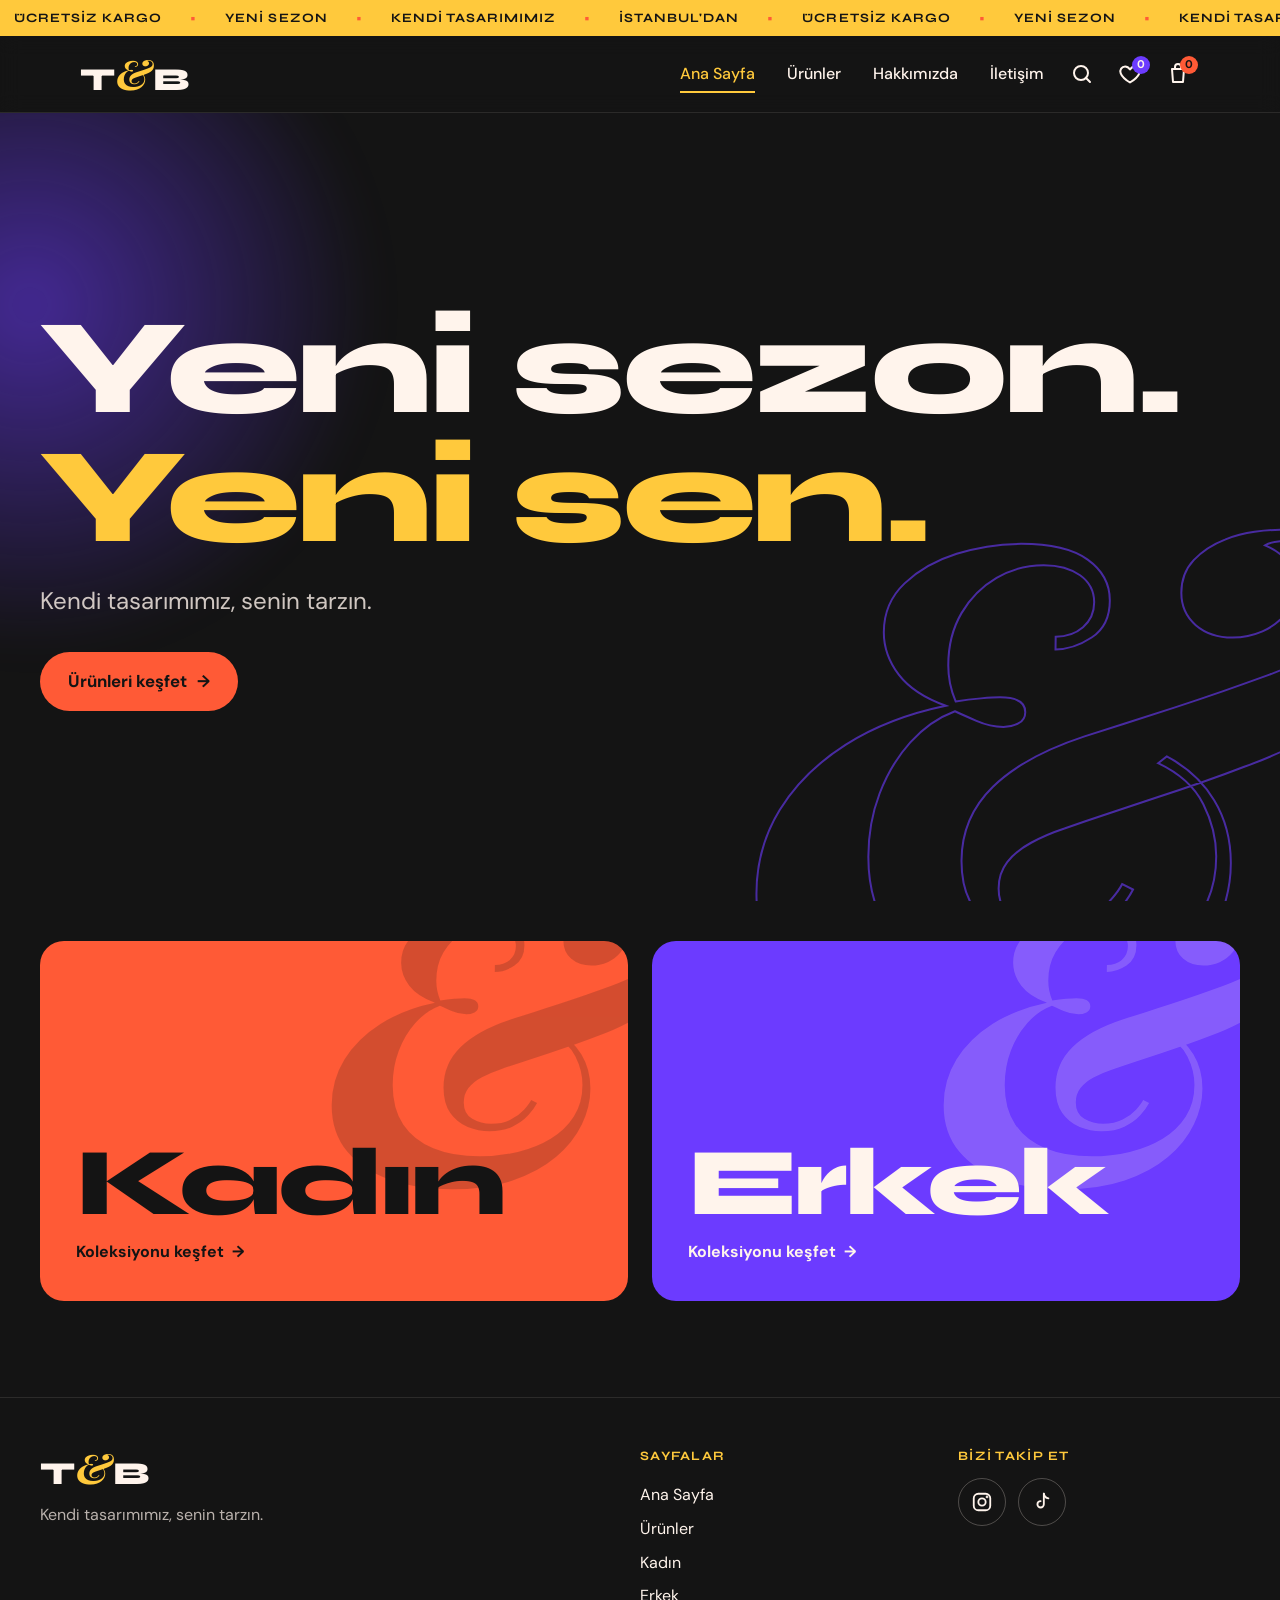
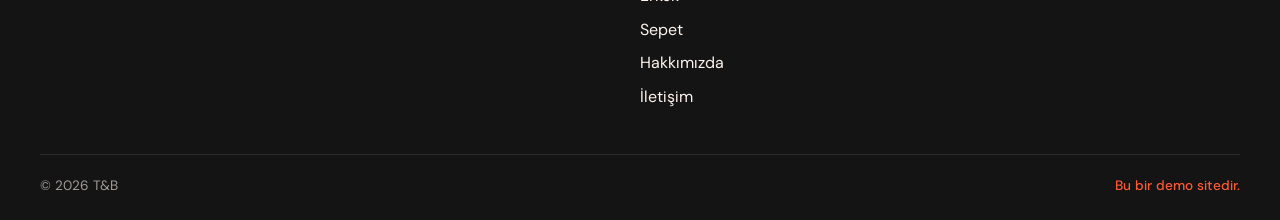
<file: index.html>
<!DOCTYPE html>
<html lang="tr">
<head>
  <meta charset="UTF-8">
  <meta name="viewport" content="width=device-width, initial-scale=1.0">
  <title>T&amp;B | Yeni sezon</title>
  <meta name="description" content="T&B: Kendi tasarımımız, senin tarzın. Şık ve günlük kadın ve erkek giyim.">

  <!-- Google Fonts: preconnect, fontların daha hızlı inmesi için bağlantıyı önceden açar -->
  <link rel="preconnect" href="https://fonts.googleapis.com">
  <link rel="preconnect" href="https://fonts.gstatic.com" crossorigin>
  <link href="https://fonts.googleapis.com/css2?family=DM+Sans:wght@400;500;700&family=Playfair+Display:ital,wght@1,700&family=Syne:wght@700;800&display=swap" rel="stylesheet">

  <!-- Ortak stiller (tüm sayfalar) + sadece ana sayfaya özel stiller -->
  <link rel="stylesheet" href="css/style.css">
  <link rel="stylesheet" href="css/ana-sayfa.css">

  <!-- Açılış kodu <head> içinde ve "defer" OLMADAN yüklenir:
       animasyon daha önce görüldüyse siyah ekran bir an bile görünmesin diye
       sayfa çizilmeden önce çalışması gerekiyor. -->
  <script src="js/acilis.js"></script>

  <!-- defer: HTML tamamen okunduktan sonra çalıştır demek -->
  <script src="js/menu.js" defer></script>
  <script src="js/imlec.js" defer></script>
  <script src="js/favoriler.js" defer></script>
  <!-- Arama her sayfada çalışır: ürün listesi, ortak görsel kodu ve arama.
       "defer" olan dosyalar yazıldıkları sırayla çalışır; sıra önemli. -->
  <script src="js/urunler-veri.js" defer></script>
  <script src="js/urun-gorsel.js" defer></script>
  <script src="js/arama.js" defer></script>
</head>
<body>

  <!-- ========== AÇILIŞ ANİMASYONU ========== -->
  <!-- aria-hidden: ekran okuyucular bu süs katmanını okumasın -->
  <div class="acilis" id="acilis" aria-hidden="true">
    <div class="acilis-logo">
      <span class="acilis-t">T</span><span class="acilis-amp">&amp;</span><span class="acilis-b">B</span>
    </div>
  </div>

  <!-- ========== KAYAN YAZI ŞERİDİ ========== -->
  <div class="serit">
    <!-- Ekran okuyucular kayan yazıyı tekrar tekrar okumasın diye
         metnin tek bir kopyasını gizli olarak veriyoruz, kayan kısmı gizliyoruz -->
    <p class="gizli">Ücretsiz kargo, yeni sezon, kendi tasarımımız, İstanbul'dan</p>

    <!-- Aynı grup iki kez var: ilk grup ekrandan çıkarken ikincisi tam onun
         yerine gelir, sonra animasyon başa döner. Göz bu dönüşü fark etmez. -->
    <div class="serit-ray" aria-hidden="true">
      <div class="serit-grup">
        <span>Ücretsiz kargo</span><span class="serit-ayrac">•</span>
        <span>Yeni sezon</span><span class="serit-ayrac">•</span>
        <span>Kendi tasarımımız</span><span class="serit-ayrac">•</span>
        <span>İstanbul'dan</span><span class="serit-ayrac">•</span>
        <span>Ücretsiz kargo</span><span class="serit-ayrac">•</span>
        <span>Yeni sezon</span><span class="serit-ayrac">•</span>
        <span>Kendi tasarımımız</span><span class="serit-ayrac">•</span>
        <span>İstanbul'dan</span><span class="serit-ayrac">•</span>
      </div>
      <div class="serit-grup">
        <span>Ücretsiz kargo</span><span class="serit-ayrac">•</span>
        <span>Yeni sezon</span><span class="serit-ayrac">•</span>
        <span>Kendi tasarımımız</span><span class="serit-ayrac">•</span>
        <span>İstanbul'dan</span><span class="serit-ayrac">•</span>
        <span>Ücretsiz kargo</span><span class="serit-ayrac">•</span>
        <span>Yeni sezon</span><span class="serit-ayrac">•</span>
        <span>Kendi tasarımımız</span><span class="serit-ayrac">•</span>
        <span>İstanbul'dan</span><span class="serit-ayrac">•</span>
      </div>
    </div>
  </div>

  <!-- ========== ÜST MENÜ ========== -->
  <header class="ust-menu">
    <div class="ust-menu-ic">
      <a href="index.html" class="logo" aria-label="T&amp;B ana sayfa">
        <span>T</span><span class="logo-amp">&amp;</span><span>B</span>
      </a>

      <nav class="ana-nav" id="ana-nav" aria-label="Ana menü">
        <ul>
          <!-- aria-current="page": şu an bu sayfada olduğumuzu belirtir -->
          <li><a href="index.html" aria-current="page">Ana Sayfa</a></li>
          <li><a href="urunler.html">Ürünler</a></li>
          <li><a href="hakkimizda.html">Hakkımızda</a></li>
          <li><a href="iletisim.html">İletişim</a></li>
        </ul>
      </nav>

      <div class="ust-menu-sag">
        <!-- Arama paneli js/arama.js tarafından oluşturulur -->
        <button type="button" class="arama-ikon" aria-label="Ürün ara" aria-haspopup="dialog" aria-expanded="false">
          <svg width="24" height="24" viewBox="0 0 24 24" fill="none" stroke="currentColor" stroke-width="2" stroke-linecap="round" stroke-linejoin="round" aria-hidden="true">
            <circle cx="11" cy="11" r="7"/>
            <path d="M20 20l-4.2-4.2"/>
          </svg>
        </button>

        <a href="favoriler.html" class="favori-ikon" aria-label="Favoriler (0 ürün)">
          <svg width="24" height="24" viewBox="0 0 24 24" fill="none" stroke="currentColor" stroke-width="2" stroke-linecap="round" stroke-linejoin="round" aria-hidden="true">
            <path d="M12 20.5s-7.5-4.6-9.3-9.2C1.4 7.8 3.7 4.5 7.1 4.5c2 0 3.6 1.1 4.9 3 1.3-1.9 2.9-3 4.9-3 3.4 0 5.7 3.3 4.4 6.8-1.8 4.6-9.3 9.2-9.3 9.2z"/>
          </svg>
          <span class="favori-adet">0</span>
        </a>

        <a href="sepet.html" class="sepet-ikon" aria-label="Sepet (0 ürün)">
          <!-- SVG: kodla çizilen ikon; dışarıdan resim dosyası gerekmez -->
          <svg width="24" height="24" viewBox="0 0 24 24" fill="none" stroke="currentColor" stroke-width="2" stroke-linecap="round" stroke-linejoin="round" aria-hidden="true">
            <path d="M6 7h12l-1 13H7L6 7z"/>
            <path d="M9 7V5a3 3 0 0 1 6 0v2"/>
          </svg>
          <span class="sepet-adet">0</span>
        </a>

        <button class="hamburger" type="button" aria-expanded="false" aria-controls="ana-nav" aria-label="Menüyü aç">
          <span></span><span></span><span></span>
        </button>
      </div>
    </div>
  </header>

  <main>
    <!-- ========== KARŞILAMA ALANI (HERO) ========== -->
    <section class="hero">
      <!-- Arka plandaki süslemeler -->
      <div class="hero-dekor-daire" aria-hidden="true"></div>
      <div class="hero-dekor-amp" aria-hidden="true">&amp;</div>

      <div class="hero-ic">
        <!-- --sira: her öğenin sırayla, biraz arayla gelmesi için kullanılıyor -->
        <h1 class="hero-baslik hero-oge" style="--sira: 0">
          Yeni sezon.
          <span class="vurgu">Yeni sen.</span>
        </h1>
        <p class="hero-slogan hero-oge" style="--sira: 1">Kendi tasarımımız, senin tarzın.</p>
        <a href="urunler.html" class="buton hero-oge" style="--sira: 2">
          Ürünleri keşfet
          <span class="buton-ok" aria-hidden="true">→</span>
        </a>
      </div>
    </section>

    <!-- ========== KATEGORİ KARTLARI ========== -->
    <!-- Tıklayınca ürünler sayfası "?cinsiyet=..." bilgisiyle açılır,
         o sayfa da bu bilgiyi okuyup filtreyi kendisi seçer -->
    <section class="kategoriler" aria-labelledby="kategoriler-baslik">
      <h2 class="gizli" id="kategoriler-baslik">Kategoriler</h2>
      <div class="kategoriler-ic">
        <a href="urunler.html?cinsiyet=kadin" class="kategori-kart kategori-kadin">
          <span class="kategori-amp" aria-hidden="true">&amp;</span>
          <span class="kategori-ad">Kadın</span>
          <span class="kategori-alt">
            Koleksiyonu keşfet
            <span class="kategori-ok" aria-hidden="true">→</span>
          </span>
        </a>
        <a href="urunler.html?cinsiyet=erkek" class="kategori-kart kategori-erkek">
          <span class="kategori-amp" aria-hidden="true">&amp;</span>
          <span class="kategori-ad">Erkek</span>
          <span class="kategori-alt">
            Koleksiyonu keşfet
            <span class="kategori-ok" aria-hidden="true">→</span>
          </span>
        </a>
      </div>
    </section>
  </main>

  <!-- ========== ALT BİLGİ (FOOTER) ========== -->
  <footer class="alt-bilgi">
    <div class="alt-bilgi-ic">
      <div class="alt-bilgi-marka">
        <a href="index.html" class="logo alt-bilgi-logo" aria-label="T&amp;B ana sayfa">
          <span>T</span><span class="logo-amp">&amp;</span><span>B</span>
        </a>
        <p>Kendi tasarımımız, senin tarzın.</p>
      </div>

      <nav class="alt-bilgi-nav" aria-label="Alt menü">
        <h2 class="alt-bilgi-baslik">Sayfalar</h2>
        <ul>
          <li><a href="index.html">Ana Sayfa</a></li>
          <li><a href="urunler.html">Ürünler</a></li>
          <li><a href="urunler.html?cinsiyet=kadin">Kadın</a></li>
          <li><a href="urunler.html?cinsiyet=erkek">Erkek</a></li>
          <li><a href="sepet.html">Sepet</a></li>
          <li><a href="hakkimizda.html">Hakkımızda</a></li>
          <li><a href="iletisim.html">İletişim</a></li>
        </ul>
      </nav>

      <div class="alt-bilgi-sosyal">
        <h2 class="alt-bilgi-baslik">Bizi takip et</h2>
        <ul>
          <li>
            <a href="#" class="sosyal-ikon" aria-label="Instagram">
              <svg width="22" height="22" viewBox="0 0 24 24" fill="none" stroke="currentColor" stroke-width="2" stroke-linecap="round" stroke-linejoin="round" aria-hidden="true">
                <rect x="3" y="3" width="18" height="18" rx="5"/>
                <circle cx="12" cy="12" r="4"/>
                <circle cx="17.5" cy="6.5" r="0.5" fill="currentColor"/>
              </svg>
            </a>
          </li>
          <li>
            <a href="#" class="sosyal-ikon" aria-label="TikTok">
              <svg width="22" height="22" viewBox="0 0 24 24" fill="none" stroke="currentColor" stroke-width="2" stroke-linecap="round" stroke-linejoin="round" aria-hidden="true">
                <path d="M14 3v11.5a3.5 3.5 0 1 1-3.5-3.5"/>
                <path d="M14 3c.4 2.6 2.4 4.6 5 5"/>
              </svg>
            </a>
          </li>
        </ul>
      </div>
    </div>

    <div class="alt-bilgi-alt">
      <p>© 2026 T&amp;B</p>
      <p class="demo-not">Bu bir demo sitedir.</p>
    </div>
  </footer>

</body>
</html>
</file>
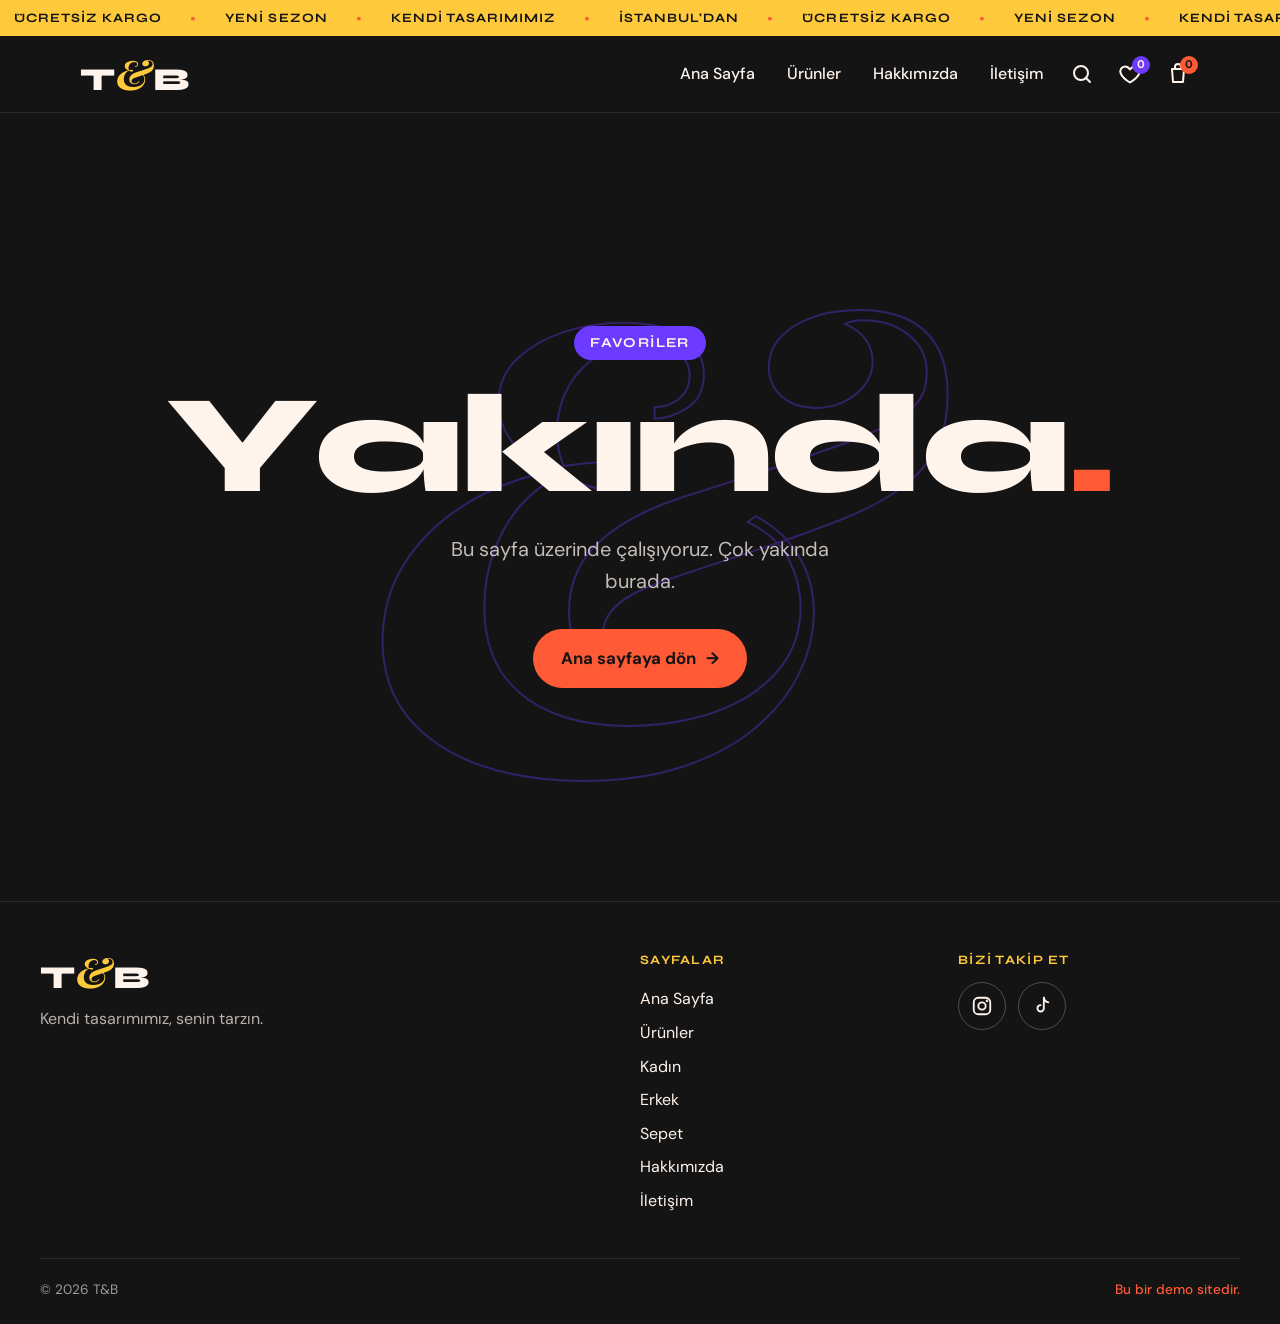
<file: favoriler.html>
<!DOCTYPE html>
<html lang="tr">
<head>
  <meta charset="UTF-8">
  <meta name="viewport" content="width=device-width, initial-scale=1.0">
  <title>Favoriler | T&amp;B</title>
  <meta name="description" content="T&B Favoriler sayfası çok yakında.">

  <!-- GEÇİCİ SAYFA: Gerçek "Favoriler" sayfası yapılınca bu dosya baştan yazılacak. -->

  <link rel="preconnect" href="https://fonts.googleapis.com">
  <link rel="preconnect" href="https://fonts.gstatic.com" crossorigin>
  <link href="https://fonts.googleapis.com/css2?family=DM+Sans:wght@400;500;700&family=Playfair+Display:ital,wght@1,700&family=Syne:wght@700;800&display=swap" rel="stylesheet">

  <link rel="stylesheet" href="css/style.css">
  <link rel="stylesheet" href="css/yakinda.css">

  <script src="js/menu.js" defer></script>
  <script src="js/imlec.js" defer></script>
  <script src="js/favoriler.js" defer></script>
  <!-- Arama her sayfada çalışır: ürün listesi, ortak görsel kodu ve arama.
       "defer" olan dosyalar yazıldıkları sırayla çalışır; sıra önemli. -->
  <script src="js/urunler-veri.js" defer></script>
  <script src="js/urun-gorsel.js" defer></script>
  <script src="js/arama.js" defer></script>
</head>
<body>

  <!-- ========== KAYAN YAZI ŞERİDİ ========== -->
  <div class="serit">
    <p class="gizli">Ücretsiz kargo, yeni sezon, kendi tasarımımız, İstanbul'dan</p>
    <div class="serit-ray" aria-hidden="true">
      <div class="serit-grup">
        <span>Ücretsiz kargo</span><span class="serit-ayrac">•</span>
        <span>Yeni sezon</span><span class="serit-ayrac">•</span>
        <span>Kendi tasarımımız</span><span class="serit-ayrac">•</span>
        <span>İstanbul'dan</span><span class="serit-ayrac">•</span>
        <span>Ücretsiz kargo</span><span class="serit-ayrac">•</span>
        <span>Yeni sezon</span><span class="serit-ayrac">•</span>
        <span>Kendi tasarımımız</span><span class="serit-ayrac">•</span>
        <span>İstanbul'dan</span><span class="serit-ayrac">•</span>
      </div>
      <div class="serit-grup">
        <span>Ücretsiz kargo</span><span class="serit-ayrac">•</span>
        <span>Yeni sezon</span><span class="serit-ayrac">•</span>
        <span>Kendi tasarımımız</span><span class="serit-ayrac">•</span>
        <span>İstanbul'dan</span><span class="serit-ayrac">•</span>
        <span>Ücretsiz kargo</span><span class="serit-ayrac">•</span>
        <span>Yeni sezon</span><span class="serit-ayrac">•</span>
        <span>Kendi tasarımımız</span><span class="serit-ayrac">•</span>
        <span>İstanbul'dan</span><span class="serit-ayrac">•</span>
      </div>
    </div>
  </div>

  <!-- ========== ÜST MENÜ ========== -->
  <header class="ust-menu">
    <div class="ust-menu-ic">
      <a href="index.html" class="logo" aria-label="T&amp;B ana sayfa">
        <span>T</span><span class="logo-amp">&amp;</span><span>B</span>
      </a>

      <nav class="ana-nav" id="ana-nav" aria-label="Ana menü">
        <ul>
          <li><a href="index.html">Ana Sayfa</a></li>
          <li><a href="urunler.html">Ürünler</a></li>
          <li><a href="hakkimizda.html">Hakkımızda</a></li>
          <li><a href="iletisim.html">İletişim</a></li>
        </ul>
      </nav>

      <div class="ust-menu-sag">
        <!-- Arama paneli js/arama.js tarafından oluşturulur -->
        <button type="button" class="arama-ikon" aria-label="Ürün ara" aria-haspopup="dialog" aria-expanded="false">
          <svg width="24" height="24" viewBox="0 0 24 24" fill="none" stroke="currentColor" stroke-width="2" stroke-linecap="round" stroke-linejoin="round" aria-hidden="true">
            <circle cx="11" cy="11" r="7"/>
            <path d="M20 20l-4.2-4.2"/>
          </svg>
        </button>

        <a href="favoriler.html" class="favori-ikon" aria-label="Favoriler (0 ürün)" aria-current="page">
          <svg width="24" height="24" viewBox="0 0 24 24" fill="none" stroke="currentColor" stroke-width="2" stroke-linecap="round" stroke-linejoin="round" aria-hidden="true">
            <path d="M12 20.5s-7.5-4.6-9.3-9.2C1.4 7.8 3.7 4.5 7.1 4.5c2 0 3.6 1.1 4.9 3 1.3-1.9 2.9-3 4.9-3 3.4 0 5.7 3.3 4.4 6.8-1.8 4.6-9.3 9.2-9.3 9.2z"/>
          </svg>
          <span class="favori-adet">0</span>
        </a>

        <a href="sepet.html" class="sepet-ikon" aria-label="Sepet (0 ürün)">
          <svg width="24" height="24" viewBox="0 0 24 24" fill="none" stroke="currentColor" stroke-width="2" stroke-linecap="round" stroke-linejoin="round" aria-hidden="true">
            <path d="M6 7h12l-1 13H7L6 7z"/>
            <path d="M9 7V5a3 3 0 0 1 6 0v2"/>
          </svg>
          <span class="sepet-adet">0</span>
        </a>

        <button class="hamburger" type="button" aria-expanded="false" aria-controls="ana-nav" aria-label="Menüyü aç">
          <span></span><span></span><span></span>
        </button>
      </div>
    </div>
  </header>

  <main>
    <!-- ========== YAKINDA ========== -->
    <section class="yakinda">
      <div class="yakinda-amp" aria-hidden="true">&amp;</div>

      <div class="yakinda-ic">
        <p class="yakinda-etiket">Favoriler</p>

        <!-- aria-label: ekran okuyucu harfleri tek tek değil, kelimeyi bir bütün olarak okusun -->
        <h1 class="yakinda-baslik" aria-label="Yakında">
          <!-- Her harf ayrı bir span; --i harfin sırası, dalga animasyonunda gecikme için kullanılıyor -->
          <span aria-hidden="true" style="--i: 0">Y</span><span aria-hidden="true" style="--i: 1">a</span><span aria-hidden="true" style="--i: 2">k</span><span aria-hidden="true" style="--i: 3">ı</span><span aria-hidden="true" style="--i: 4">n</span><span aria-hidden="true" style="--i: 5">d</span><span aria-hidden="true" style="--i: 6">a</span><span class="yakinda-nokta" aria-hidden="true" style="--i: 7">.</span>
        </h1>

        <p class="yakinda-metin">Bu sayfa üzerinde çalışıyoruz. Çok yakında burada.</p>

        <a href="index.html" class="buton">
          Ana sayfaya dön
          <span class="buton-ok" aria-hidden="true">→</span>
        </a>
      </div>
    </section>
  </main>

  <!-- ========== ALT BİLGİ (FOOTER) ========== -->
  <footer class="alt-bilgi">
    <div class="alt-bilgi-ic">
      <div class="alt-bilgi-marka">
        <a href="index.html" class="logo alt-bilgi-logo" aria-label="T&amp;B ana sayfa">
          <span>T</span><span class="logo-amp">&amp;</span><span>B</span>
        </a>
        <p>Kendi tasarımımız, senin tarzın.</p>
      </div>

      <nav class="alt-bilgi-nav" aria-label="Alt menü">
        <h2 class="alt-bilgi-baslik">Sayfalar</h2>
        <ul>
          <li><a href="index.html">Ana Sayfa</a></li>
          <li><a href="urunler.html">Ürünler</a></li>
          <li><a href="urunler.html?cinsiyet=kadin">Kadın</a></li>
          <li><a href="urunler.html?cinsiyet=erkek">Erkek</a></li>
          <li><a href="sepet.html">Sepet</a></li>
          <li><a href="hakkimizda.html">Hakkımızda</a></li>
          <li><a href="iletisim.html">İletişim</a></li>
        </ul>
      </nav>

      <div class="alt-bilgi-sosyal">
        <h2 class="alt-bilgi-baslik">Bizi takip et</h2>
        <ul>
          <li>
            <a href="#" class="sosyal-ikon" aria-label="Instagram">
              <svg width="22" height="22" viewBox="0 0 24 24" fill="none" stroke="currentColor" stroke-width="2" stroke-linecap="round" stroke-linejoin="round" aria-hidden="true">
                <rect x="3" y="3" width="18" height="18" rx="5"/>
                <circle cx="12" cy="12" r="4"/>
                <circle cx="17.5" cy="6.5" r="0.5" fill="currentColor"/>
              </svg>
            </a>
          </li>
          <li>
            <a href="#" class="sosyal-ikon" aria-label="TikTok">
              <svg width="22" height="22" viewBox="0 0 24 24" fill="none" stroke="currentColor" stroke-width="2" stroke-linecap="round" stroke-linejoin="round" aria-hidden="true">
                <path d="M14 3v11.5a3.5 3.5 0 1 1-3.5-3.5"/>
                <path d="M14 3c.4 2.6 2.4 4.6 5 5"/>
              </svg>
            </a>
          </li>
        </ul>
      </div>
    </div>

    <div class="alt-bilgi-alt">
      <p>© 2026 T&amp;B</p>
      <p class="demo-not">Bu bir demo sitedir.</p>
    </div>
  </footer>

</body>
</html>
</file>
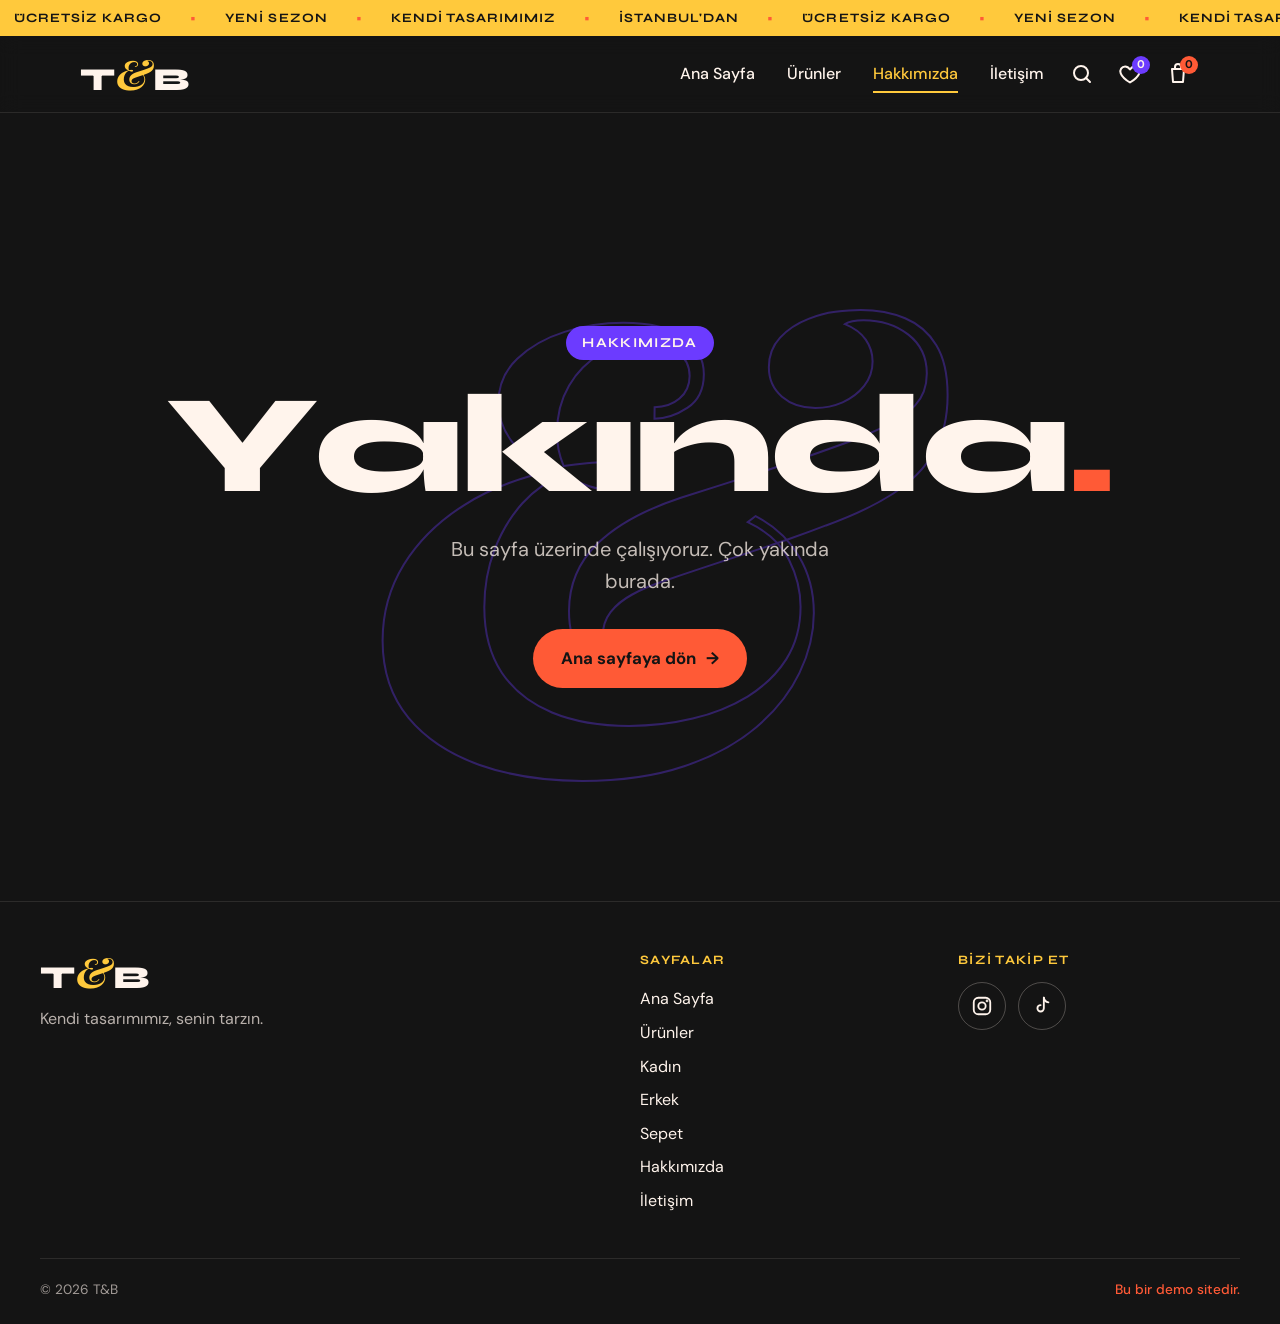
<file: hakkimizda.html>
<!DOCTYPE html>
<html lang="tr">
<head>
  <meta charset="UTF-8">
  <meta name="viewport" content="width=device-width, initial-scale=1.0">
  <title>Hakkımızda | T&amp;B</title>
  <meta name="description" content="T&B Hakkımızda sayfası çok yakında.">

  <!-- GEÇİCİ SAYFA: Gerçek "Hakkımızda" sayfası yapılınca bu dosya baştan yazılacak. -->

  <link rel="preconnect" href="https://fonts.googleapis.com">
  <link rel="preconnect" href="https://fonts.gstatic.com" crossorigin>
  <link href="https://fonts.googleapis.com/css2?family=DM+Sans:wght@400;500;700&family=Playfair+Display:ital,wght@1,700&family=Syne:wght@700;800&display=swap" rel="stylesheet">

  <link rel="stylesheet" href="css/style.css">
  <link rel="stylesheet" href="css/yakinda.css">

  <script src="js/menu.js" defer></script>
  <script src="js/imlec.js" defer></script>
  <script src="js/favoriler.js" defer></script>
  <!-- Arama her sayfada çalışır: ürün listesi, ortak görsel kodu ve arama.
       "defer" olan dosyalar yazıldıkları sırayla çalışır; sıra önemli. -->
  <script src="js/urunler-veri.js" defer></script>
  <script src="js/urun-gorsel.js" defer></script>
  <script src="js/arama.js" defer></script>
</head>
<body>

  <!-- ========== KAYAN YAZI ŞERİDİ ========== -->
  <div class="serit">
    <p class="gizli">Ücretsiz kargo, yeni sezon, kendi tasarımımız, İstanbul'dan</p>
    <div class="serit-ray" aria-hidden="true">
      <div class="serit-grup">
        <span>Ücretsiz kargo</span><span class="serit-ayrac">•</span>
        <span>Yeni sezon</span><span class="serit-ayrac">•</span>
        <span>Kendi tasarımımız</span><span class="serit-ayrac">•</span>
        <span>İstanbul'dan</span><span class="serit-ayrac">•</span>
        <span>Ücretsiz kargo</span><span class="serit-ayrac">•</span>
        <span>Yeni sezon</span><span class="serit-ayrac">•</span>
        <span>Kendi tasarımımız</span><span class="serit-ayrac">•</span>
        <span>İstanbul'dan</span><span class="serit-ayrac">•</span>
      </div>
      <div class="serit-grup">
        <span>Ücretsiz kargo</span><span class="serit-ayrac">•</span>
        <span>Yeni sezon</span><span class="serit-ayrac">•</span>
        <span>Kendi tasarımımız</span><span class="serit-ayrac">•</span>
        <span>İstanbul'dan</span><span class="serit-ayrac">•</span>
        <span>Ücretsiz kargo</span><span class="serit-ayrac">•</span>
        <span>Yeni sezon</span><span class="serit-ayrac">•</span>
        <span>Kendi tasarımımız</span><span class="serit-ayrac">•</span>
        <span>İstanbul'dan</span><span class="serit-ayrac">•</span>
      </div>
    </div>
  </div>

  <!-- ========== ÜST MENÜ ========== -->
  <header class="ust-menu">
    <div class="ust-menu-ic">
      <a href="index.html" class="logo" aria-label="T&amp;B ana sayfa">
        <span>T</span><span class="logo-amp">&amp;</span><span>B</span>
      </a>

      <nav class="ana-nav" id="ana-nav" aria-label="Ana menü">
        <ul>
          <li><a href="index.html">Ana Sayfa</a></li>
          <li><a href="urunler.html">Ürünler</a></li>
          <li><a href="hakkimizda.html" aria-current="page">Hakkımızda</a></li>
          <li><a href="iletisim.html">İletişim</a></li>
        </ul>
      </nav>

      <div class="ust-menu-sag">
        <!-- Arama paneli js/arama.js tarafından oluşturulur -->
        <button type="button" class="arama-ikon" aria-label="Ürün ara" aria-haspopup="dialog" aria-expanded="false">
          <svg width="24" height="24" viewBox="0 0 24 24" fill="none" stroke="currentColor" stroke-width="2" stroke-linecap="round" stroke-linejoin="round" aria-hidden="true">
            <circle cx="11" cy="11" r="7"/>
            <path d="M20 20l-4.2-4.2"/>
          </svg>
        </button>

        <a href="favoriler.html" class="favori-ikon" aria-label="Favoriler (0 ürün)">
          <svg width="24" height="24" viewBox="0 0 24 24" fill="none" stroke="currentColor" stroke-width="2" stroke-linecap="round" stroke-linejoin="round" aria-hidden="true">
            <path d="M12 20.5s-7.5-4.6-9.3-9.2C1.4 7.8 3.7 4.5 7.1 4.5c2 0 3.6 1.1 4.9 3 1.3-1.9 2.9-3 4.9-3 3.4 0 5.7 3.3 4.4 6.8-1.8 4.6-9.3 9.2-9.3 9.2z"/>
          </svg>
          <span class="favori-adet">0</span>
        </a>

        <a href="sepet.html" class="sepet-ikon" aria-label="Sepet (0 ürün)">
          <svg width="24" height="24" viewBox="0 0 24 24" fill="none" stroke="currentColor" stroke-width="2" stroke-linecap="round" stroke-linejoin="round" aria-hidden="true">
            <path d="M6 7h12l-1 13H7L6 7z"/>
            <path d="M9 7V5a3 3 0 0 1 6 0v2"/>
          </svg>
          <span class="sepet-adet">0</span>
        </a>

        <button class="hamburger" type="button" aria-expanded="false" aria-controls="ana-nav" aria-label="Menüyü aç">
          <span></span><span></span><span></span>
        </button>
      </div>
    </div>
  </header>

  <main>
    <!-- ========== YAKINDA ========== -->
    <section class="yakinda">
      <div class="yakinda-amp" aria-hidden="true">&amp;</div>

      <div class="yakinda-ic">
        <p class="yakinda-etiket">Hakkımızda</p>

        <!-- aria-label: ekran okuyucu harfleri tek tek değil, kelimeyi bir bütün olarak okusun -->
        <h1 class="yakinda-baslik" aria-label="Yakında">
          <!-- Her harf ayrı bir span; --i harfin sırası, dalga animasyonunda gecikme için kullanılıyor -->
          <span aria-hidden="true" style="--i: 0">Y</span><span aria-hidden="true" style="--i: 1">a</span><span aria-hidden="true" style="--i: 2">k</span><span aria-hidden="true" style="--i: 3">ı</span><span aria-hidden="true" style="--i: 4">n</span><span aria-hidden="true" style="--i: 5">d</span><span aria-hidden="true" style="--i: 6">a</span><span class="yakinda-nokta" aria-hidden="true" style="--i: 7">.</span>
        </h1>

        <p class="yakinda-metin">Bu sayfa üzerinde çalışıyoruz. Çok yakında burada.</p>

        <a href="index.html" class="buton">
          Ana sayfaya dön
          <span class="buton-ok" aria-hidden="true">→</span>
        </a>
      </div>
    </section>
  </main>

  <!-- ========== ALT BİLGİ (FOOTER) ========== -->
  <footer class="alt-bilgi">
    <div class="alt-bilgi-ic">
      <div class="alt-bilgi-marka">
        <a href="index.html" class="logo alt-bilgi-logo" aria-label="T&amp;B ana sayfa">
          <span>T</span><span class="logo-amp">&amp;</span><span>B</span>
        </a>
        <p>Kendi tasarımımız, senin tarzın.</p>
      </div>

      <nav class="alt-bilgi-nav" aria-label="Alt menü">
        <h2 class="alt-bilgi-baslik">Sayfalar</h2>
        <ul>
          <li><a href="index.html">Ana Sayfa</a></li>
          <li><a href="urunler.html">Ürünler</a></li>
          <li><a href="urunler.html?cinsiyet=kadin">Kadın</a></li>
          <li><a href="urunler.html?cinsiyet=erkek">Erkek</a></li>
          <li><a href="sepet.html">Sepet</a></li>
          <li><a href="hakkimizda.html">Hakkımızda</a></li>
          <li><a href="iletisim.html">İletişim</a></li>
        </ul>
      </nav>

      <div class="alt-bilgi-sosyal">
        <h2 class="alt-bilgi-baslik">Bizi takip et</h2>
        <ul>
          <li>
            <a href="#" class="sosyal-ikon" aria-label="Instagram">
              <svg width="22" height="22" viewBox="0 0 24 24" fill="none" stroke="currentColor" stroke-width="2" stroke-linecap="round" stroke-linejoin="round" aria-hidden="true">
                <rect x="3" y="3" width="18" height="18" rx="5"/>
                <circle cx="12" cy="12" r="4"/>
                <circle cx="17.5" cy="6.5" r="0.5" fill="currentColor"/>
              </svg>
            </a>
          </li>
          <li>
            <a href="#" class="sosyal-ikon" aria-label="TikTok">
              <svg width="22" height="22" viewBox="0 0 24 24" fill="none" stroke="currentColor" stroke-width="2" stroke-linecap="round" stroke-linejoin="round" aria-hidden="true">
                <path d="M14 3v11.5a3.5 3.5 0 1 1-3.5-3.5"/>
                <path d="M14 3c.4 2.6 2.4 4.6 5 5"/>
              </svg>
            </a>
          </li>
        </ul>
      </div>
    </div>

    <div class="alt-bilgi-alt">
      <p>© 2026 T&amp;B</p>
      <p class="demo-not">Bu bir demo sitedir.</p>
    </div>
  </footer>

</body>
</html>
</file>
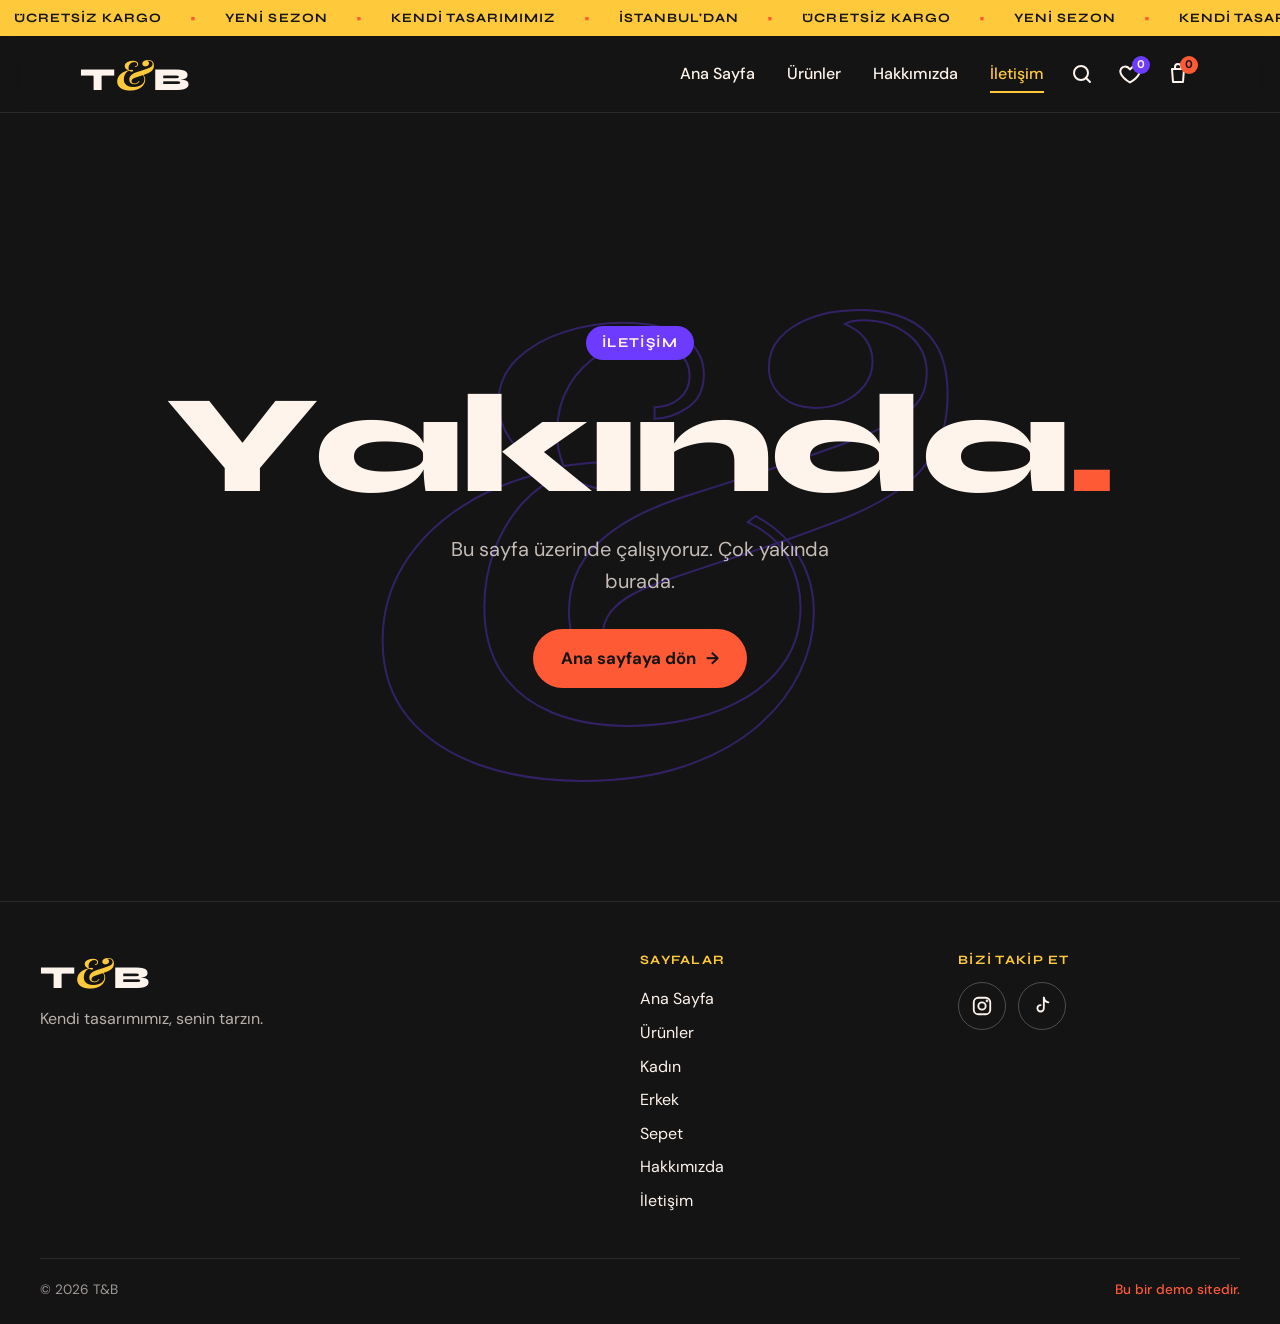
<file: iletisim.html>
<!DOCTYPE html>
<html lang="tr">
<head>
  <meta charset="UTF-8">
  <meta name="viewport" content="width=device-width, initial-scale=1.0">
  <title>İletişim | T&amp;B</title>
  <meta name="description" content="T&B İletişim sayfası çok yakında.">

  <!-- GEÇİCİ SAYFA: Gerçek "İletişim" sayfası yapılınca bu dosya baştan yazılacak. -->

  <link rel="preconnect" href="https://fonts.googleapis.com">
  <link rel="preconnect" href="https://fonts.gstatic.com" crossorigin>
  <link href="https://fonts.googleapis.com/css2?family=DM+Sans:wght@400;500;700&family=Playfair+Display:ital,wght@1,700&family=Syne:wght@700;800&display=swap" rel="stylesheet">

  <link rel="stylesheet" href="css/style.css">
  <link rel="stylesheet" href="css/yakinda.css">

  <script src="js/menu.js" defer></script>
  <script src="js/imlec.js" defer></script>
  <script src="js/favoriler.js" defer></script>
  <!-- Arama her sayfada çalışır: ürün listesi, ortak görsel kodu ve arama.
       "defer" olan dosyalar yazıldıkları sırayla çalışır; sıra önemli. -->
  <script src="js/urunler-veri.js" defer></script>
  <script src="js/urun-gorsel.js" defer></script>
  <script src="js/arama.js" defer></script>
</head>
<body>

  <!-- ========== KAYAN YAZI ŞERİDİ ========== -->
  <div class="serit">
    <p class="gizli">Ücretsiz kargo, yeni sezon, kendi tasarımımız, İstanbul'dan</p>
    <div class="serit-ray" aria-hidden="true">
      <div class="serit-grup">
        <span>Ücretsiz kargo</span><span class="serit-ayrac">•</span>
        <span>Yeni sezon</span><span class="serit-ayrac">•</span>
        <span>Kendi tasarımımız</span><span class="serit-ayrac">•</span>
        <span>İstanbul'dan</span><span class="serit-ayrac">•</span>
        <span>Ücretsiz kargo</span><span class="serit-ayrac">•</span>
        <span>Yeni sezon</span><span class="serit-ayrac">•</span>
        <span>Kendi tasarımımız</span><span class="serit-ayrac">•</span>
        <span>İstanbul'dan</span><span class="serit-ayrac">•</span>
      </div>
      <div class="serit-grup">
        <span>Ücretsiz kargo</span><span class="serit-ayrac">•</span>
        <span>Yeni sezon</span><span class="serit-ayrac">•</span>
        <span>Kendi tasarımımız</span><span class="serit-ayrac">•</span>
        <span>İstanbul'dan</span><span class="serit-ayrac">•</span>
        <span>Ücretsiz kargo</span><span class="serit-ayrac">•</span>
        <span>Yeni sezon</span><span class="serit-ayrac">•</span>
        <span>Kendi tasarımımız</span><span class="serit-ayrac">•</span>
        <span>İstanbul'dan</span><span class="serit-ayrac">•</span>
      </div>
    </div>
  </div>

  <!-- ========== ÜST MENÜ ========== -->
  <header class="ust-menu">
    <div class="ust-menu-ic">
      <a href="index.html" class="logo" aria-label="T&amp;B ana sayfa">
        <span>T</span><span class="logo-amp">&amp;</span><span>B</span>
      </a>

      <nav class="ana-nav" id="ana-nav" aria-label="Ana menü">
        <ul>
          <li><a href="index.html">Ana Sayfa</a></li>
          <li><a href="urunler.html">Ürünler</a></li>
          <li><a href="hakkimizda.html">Hakkımızda</a></li>
          <li><a href="iletisim.html" aria-current="page">İletişim</a></li>
        </ul>
      </nav>

      <div class="ust-menu-sag">
        <!-- Arama paneli js/arama.js tarafından oluşturulur -->
        <button type="button" class="arama-ikon" aria-label="Ürün ara" aria-haspopup="dialog" aria-expanded="false">
          <svg width="24" height="24" viewBox="0 0 24 24" fill="none" stroke="currentColor" stroke-width="2" stroke-linecap="round" stroke-linejoin="round" aria-hidden="true">
            <circle cx="11" cy="11" r="7"/>
            <path d="M20 20l-4.2-4.2"/>
          </svg>
        </button>

        <a href="favoriler.html" class="favori-ikon" aria-label="Favoriler (0 ürün)">
          <svg width="24" height="24" viewBox="0 0 24 24" fill="none" stroke="currentColor" stroke-width="2" stroke-linecap="round" stroke-linejoin="round" aria-hidden="true">
            <path d="M12 20.5s-7.5-4.6-9.3-9.2C1.4 7.8 3.7 4.5 7.1 4.5c2 0 3.6 1.1 4.9 3 1.3-1.9 2.9-3 4.9-3 3.4 0 5.7 3.3 4.4 6.8-1.8 4.6-9.3 9.2-9.3 9.2z"/>
          </svg>
          <span class="favori-adet">0</span>
        </a>

        <a href="sepet.html" class="sepet-ikon" aria-label="Sepet (0 ürün)">
          <svg width="24" height="24" viewBox="0 0 24 24" fill="none" stroke="currentColor" stroke-width="2" stroke-linecap="round" stroke-linejoin="round" aria-hidden="true">
            <path d="M6 7h12l-1 13H7L6 7z"/>
            <path d="M9 7V5a3 3 0 0 1 6 0v2"/>
          </svg>
          <span class="sepet-adet">0</span>
        </a>

        <button class="hamburger" type="button" aria-expanded="false" aria-controls="ana-nav" aria-label="Menüyü aç">
          <span></span><span></span><span></span>
        </button>
      </div>
    </div>
  </header>

  <main>
    <!-- ========== YAKINDA ========== -->
    <section class="yakinda">
      <div class="yakinda-amp" aria-hidden="true">&amp;</div>

      <div class="yakinda-ic">
        <p class="yakinda-etiket">İletişim</p>

        <!-- aria-label: ekran okuyucu harfleri tek tek değil, kelimeyi bir bütün olarak okusun -->
        <h1 class="yakinda-baslik" aria-label="Yakında">
          <!-- Her harf ayrı bir span; --i harfin sırası, dalga animasyonunda gecikme için kullanılıyor -->
          <span aria-hidden="true" style="--i: 0">Y</span><span aria-hidden="true" style="--i: 1">a</span><span aria-hidden="true" style="--i: 2">k</span><span aria-hidden="true" style="--i: 3">ı</span><span aria-hidden="true" style="--i: 4">n</span><span aria-hidden="true" style="--i: 5">d</span><span aria-hidden="true" style="--i: 6">a</span><span class="yakinda-nokta" aria-hidden="true" style="--i: 7">.</span>
        </h1>

        <p class="yakinda-metin">Bu sayfa üzerinde çalışıyoruz. Çok yakında burada.</p>

        <a href="index.html" class="buton">
          Ana sayfaya dön
          <span class="buton-ok" aria-hidden="true">→</span>
        </a>
      </div>
    </section>
  </main>

  <!-- ========== ALT BİLGİ (FOOTER) ========== -->
  <footer class="alt-bilgi">
    <div class="alt-bilgi-ic">
      <div class="alt-bilgi-marka">
        <a href="index.html" class="logo alt-bilgi-logo" aria-label="T&amp;B ana sayfa">
          <span>T</span><span class="logo-amp">&amp;</span><span>B</span>
        </a>
        <p>Kendi tasarımımız, senin tarzın.</p>
      </div>

      <nav class="alt-bilgi-nav" aria-label="Alt menü">
        <h2 class="alt-bilgi-baslik">Sayfalar</h2>
        <ul>
          <li><a href="index.html">Ana Sayfa</a></li>
          <li><a href="urunler.html">Ürünler</a></li>
          <li><a href="urunler.html?cinsiyet=kadin">Kadın</a></li>
          <li><a href="urunler.html?cinsiyet=erkek">Erkek</a></li>
          <li><a href="sepet.html">Sepet</a></li>
          <li><a href="hakkimizda.html">Hakkımızda</a></li>
          <li><a href="iletisim.html">İletişim</a></li>
        </ul>
      </nav>

      <div class="alt-bilgi-sosyal">
        <h2 class="alt-bilgi-baslik">Bizi takip et</h2>
        <ul>
          <li>
            <a href="#" class="sosyal-ikon" aria-label="Instagram">
              <svg width="22" height="22" viewBox="0 0 24 24" fill="none" stroke="currentColor" stroke-width="2" stroke-linecap="round" stroke-linejoin="round" aria-hidden="true">
                <rect x="3" y="3" width="18" height="18" rx="5"/>
                <circle cx="12" cy="12" r="4"/>
                <circle cx="17.5" cy="6.5" r="0.5" fill="currentColor"/>
              </svg>
            </a>
          </li>
          <li>
            <a href="#" class="sosyal-ikon" aria-label="TikTok">
              <svg width="22" height="22" viewBox="0 0 24 24" fill="none" stroke="currentColor" stroke-width="2" stroke-linecap="round" stroke-linejoin="round" aria-hidden="true">
                <path d="M14 3v11.5a3.5 3.5 0 1 1-3.5-3.5"/>
                <path d="M14 3c.4 2.6 2.4 4.6 5 5"/>
              </svg>
            </a>
          </li>
        </ul>
      </div>
    </div>

    <div class="alt-bilgi-alt">
      <p>© 2026 T&amp;B</p>
      <p class="demo-not">Bu bir demo sitedir.</p>
    </div>
  </footer>

</body>
</html>
</file>
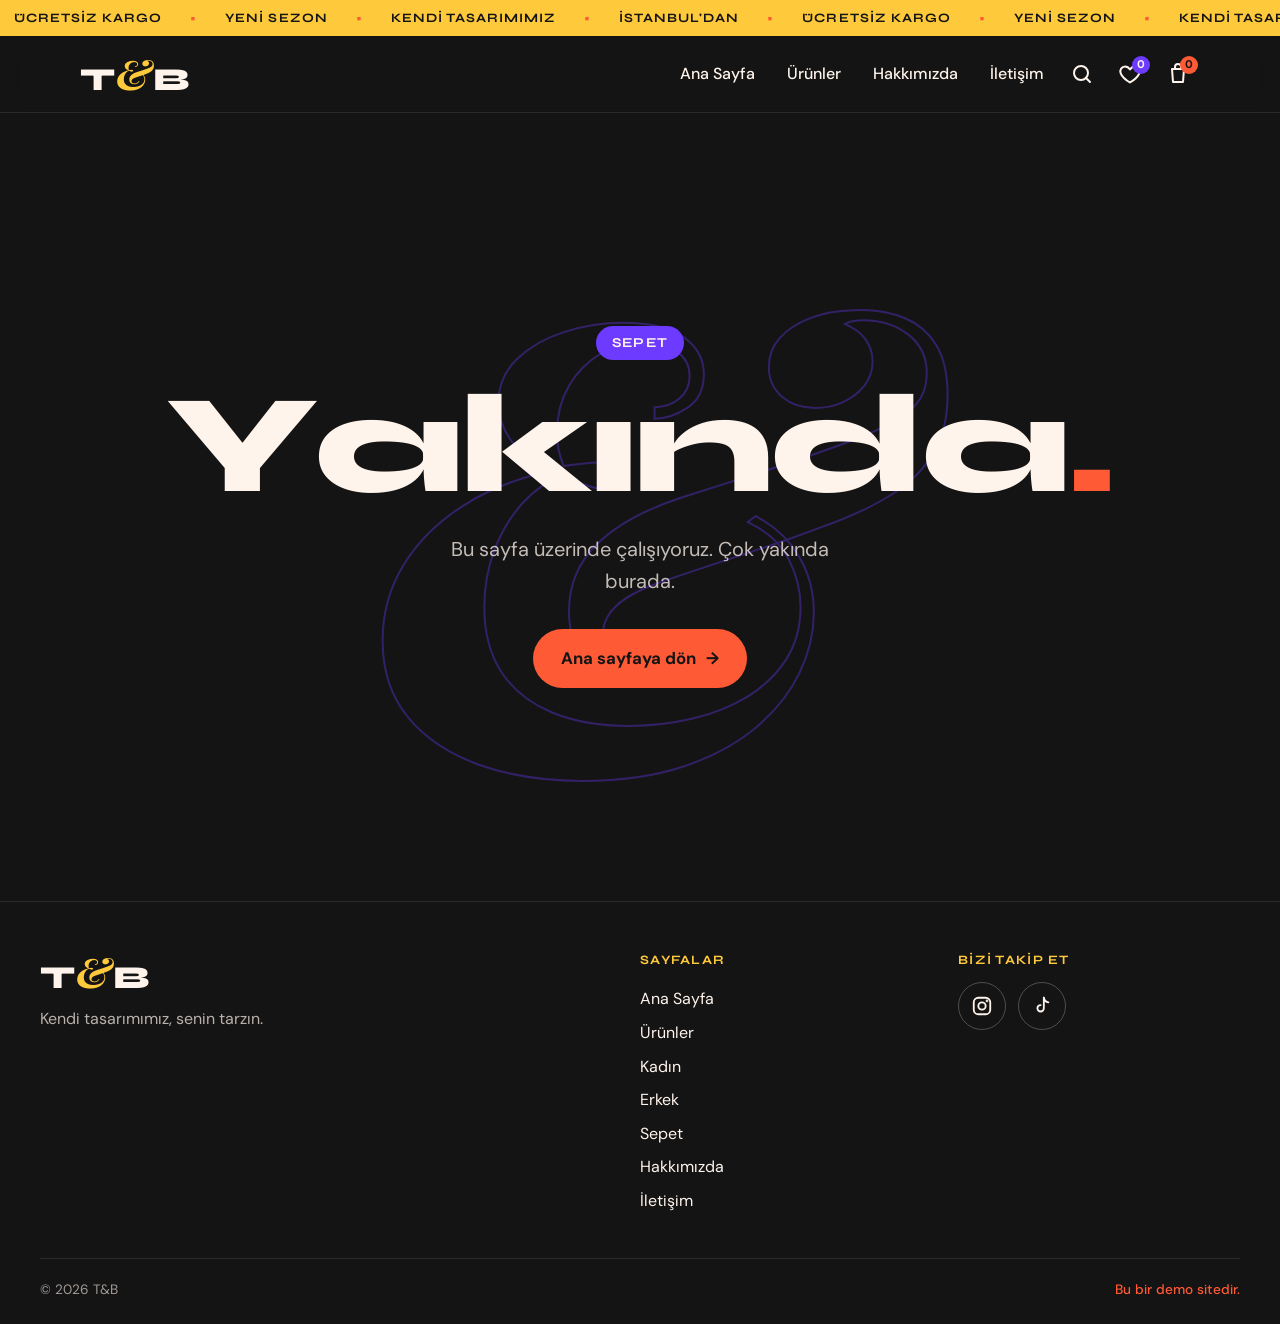
<file: sepet.html>
<!DOCTYPE html>
<html lang="tr">
<head>
  <meta charset="UTF-8">
  <meta name="viewport" content="width=device-width, initial-scale=1.0">
  <title>Sepet | T&amp;B</title>
  <meta name="description" content="T&B Sepet sayfası çok yakında.">

  <!-- GEÇİCİ SAYFA: Gerçek "Sepet" sayfası yapılınca bu dosya baştan yazılacak. -->

  <link rel="preconnect" href="https://fonts.googleapis.com">
  <link rel="preconnect" href="https://fonts.gstatic.com" crossorigin>
  <link href="https://fonts.googleapis.com/css2?family=DM+Sans:wght@400;500;700&family=Playfair+Display:ital,wght@1,700&family=Syne:wght@700;800&display=swap" rel="stylesheet">

  <link rel="stylesheet" href="css/style.css">
  <link rel="stylesheet" href="css/yakinda.css">

  <script src="js/menu.js" defer></script>
  <script src="js/imlec.js" defer></script>
  <script src="js/favoriler.js" defer></script>
  <!-- Arama her sayfada çalışır: ürün listesi, ortak görsel kodu ve arama.
       "defer" olan dosyalar yazıldıkları sırayla çalışır; sıra önemli. -->
  <script src="js/urunler-veri.js" defer></script>
  <script src="js/urun-gorsel.js" defer></script>
  <script src="js/arama.js" defer></script>
</head>
<body>

  <!-- ========== KAYAN YAZI ŞERİDİ ========== -->
  <div class="serit">
    <p class="gizli">Ücretsiz kargo, yeni sezon, kendi tasarımımız, İstanbul'dan</p>
    <div class="serit-ray" aria-hidden="true">
      <div class="serit-grup">
        <span>Ücretsiz kargo</span><span class="serit-ayrac">•</span>
        <span>Yeni sezon</span><span class="serit-ayrac">•</span>
        <span>Kendi tasarımımız</span><span class="serit-ayrac">•</span>
        <span>İstanbul'dan</span><span class="serit-ayrac">•</span>
        <span>Ücretsiz kargo</span><span class="serit-ayrac">•</span>
        <span>Yeni sezon</span><span class="serit-ayrac">•</span>
        <span>Kendi tasarımımız</span><span class="serit-ayrac">•</span>
        <span>İstanbul'dan</span><span class="serit-ayrac">•</span>
      </div>
      <div class="serit-grup">
        <span>Ücretsiz kargo</span><span class="serit-ayrac">•</span>
        <span>Yeni sezon</span><span class="serit-ayrac">•</span>
        <span>Kendi tasarımımız</span><span class="serit-ayrac">•</span>
        <span>İstanbul'dan</span><span class="serit-ayrac">•</span>
        <span>Ücretsiz kargo</span><span class="serit-ayrac">•</span>
        <span>Yeni sezon</span><span class="serit-ayrac">•</span>
        <span>Kendi tasarımımız</span><span class="serit-ayrac">•</span>
        <span>İstanbul'dan</span><span class="serit-ayrac">•</span>
      </div>
    </div>
  </div>

  <!-- ========== ÜST MENÜ ========== -->
  <header class="ust-menu">
    <div class="ust-menu-ic">
      <a href="index.html" class="logo" aria-label="T&amp;B ana sayfa">
        <span>T</span><span class="logo-amp">&amp;</span><span>B</span>
      </a>

      <nav class="ana-nav" id="ana-nav" aria-label="Ana menü">
        <ul>
          <li><a href="index.html">Ana Sayfa</a></li>
          <li><a href="urunler.html">Ürünler</a></li>
          <li><a href="hakkimizda.html">Hakkımızda</a></li>
          <li><a href="iletisim.html">İletişim</a></li>
        </ul>
      </nav>

      <div class="ust-menu-sag">
        <!-- Arama paneli js/arama.js tarafından oluşturulur -->
        <button type="button" class="arama-ikon" aria-label="Ürün ara" aria-haspopup="dialog" aria-expanded="false">
          <svg width="24" height="24" viewBox="0 0 24 24" fill="none" stroke="currentColor" stroke-width="2" stroke-linecap="round" stroke-linejoin="round" aria-hidden="true">
            <circle cx="11" cy="11" r="7"/>
            <path d="M20 20l-4.2-4.2"/>
          </svg>
        </button>

        <a href="favoriler.html" class="favori-ikon" aria-label="Favoriler (0 ürün)">
          <svg width="24" height="24" viewBox="0 0 24 24" fill="none" stroke="currentColor" stroke-width="2" stroke-linecap="round" stroke-linejoin="round" aria-hidden="true">
            <path d="M12 20.5s-7.5-4.6-9.3-9.2C1.4 7.8 3.7 4.5 7.1 4.5c2 0 3.6 1.1 4.9 3 1.3-1.9 2.9-3 4.9-3 3.4 0 5.7 3.3 4.4 6.8-1.8 4.6-9.3 9.2-9.3 9.2z"/>
          </svg>
          <span class="favori-adet">0</span>
        </a>

        <a href="sepet.html" class="sepet-ikon" aria-label="Sepet (0 ürün)" aria-current="page">
          <svg width="24" height="24" viewBox="0 0 24 24" fill="none" stroke="currentColor" stroke-width="2" stroke-linecap="round" stroke-linejoin="round" aria-hidden="true">
            <path d="M6 7h12l-1 13H7L6 7z"/>
            <path d="M9 7V5a3 3 0 0 1 6 0v2"/>
          </svg>
          <span class="sepet-adet">0</span>
        </a>

        <button class="hamburger" type="button" aria-expanded="false" aria-controls="ana-nav" aria-label="Menüyü aç">
          <span></span><span></span><span></span>
        </button>
      </div>
    </div>
  </header>

  <main>
    <!-- ========== YAKINDA ========== -->
    <section class="yakinda">
      <div class="yakinda-amp" aria-hidden="true">&amp;</div>

      <div class="yakinda-ic">
        <p class="yakinda-etiket">Sepet</p>

        <!-- aria-label: ekran okuyucu harfleri tek tek değil, kelimeyi bir bütün olarak okusun -->
        <h1 class="yakinda-baslik" aria-label="Yakında">
          <!-- Her harf ayrı bir span; --i harfin sırası, dalga animasyonunda gecikme için kullanılıyor -->
          <span aria-hidden="true" style="--i: 0">Y</span><span aria-hidden="true" style="--i: 1">a</span><span aria-hidden="true" style="--i: 2">k</span><span aria-hidden="true" style="--i: 3">ı</span><span aria-hidden="true" style="--i: 4">n</span><span aria-hidden="true" style="--i: 5">d</span><span aria-hidden="true" style="--i: 6">a</span><span class="yakinda-nokta" aria-hidden="true" style="--i: 7">.</span>
        </h1>

        <p class="yakinda-metin">Bu sayfa üzerinde çalışıyoruz. Çok yakında burada.</p>

        <a href="index.html" class="buton">
          Ana sayfaya dön
          <span class="buton-ok" aria-hidden="true">→</span>
        </a>
      </div>
    </section>
  </main>

  <!-- ========== ALT BİLGİ (FOOTER) ========== -->
  <footer class="alt-bilgi">
    <div class="alt-bilgi-ic">
      <div class="alt-bilgi-marka">
        <a href="index.html" class="logo alt-bilgi-logo" aria-label="T&amp;B ana sayfa">
          <span>T</span><span class="logo-amp">&amp;</span><span>B</span>
        </a>
        <p>Kendi tasarımımız, senin tarzın.</p>
      </div>

      <nav class="alt-bilgi-nav" aria-label="Alt menü">
        <h2 class="alt-bilgi-baslik">Sayfalar</h2>
        <ul>
          <li><a href="index.html">Ana Sayfa</a></li>
          <li><a href="urunler.html">Ürünler</a></li>
          <li><a href="urunler.html?cinsiyet=kadin">Kadın</a></li>
          <li><a href="urunler.html?cinsiyet=erkek">Erkek</a></li>
          <li><a href="sepet.html">Sepet</a></li>
          <li><a href="hakkimizda.html">Hakkımızda</a></li>
          <li><a href="iletisim.html">İletişim</a></li>
        </ul>
      </nav>

      <div class="alt-bilgi-sosyal">
        <h2 class="alt-bilgi-baslik">Bizi takip et</h2>
        <ul>
          <li>
            <a href="#" class="sosyal-ikon" aria-label="Instagram">
              <svg width="22" height="22" viewBox="0 0 24 24" fill="none" stroke="currentColor" stroke-width="2" stroke-linecap="round" stroke-linejoin="round" aria-hidden="true">
                <rect x="3" y="3" width="18" height="18" rx="5"/>
                <circle cx="12" cy="12" r="4"/>
                <circle cx="17.5" cy="6.5" r="0.5" fill="currentColor"/>
              </svg>
            </a>
          </li>
          <li>
            <a href="#" class="sosyal-ikon" aria-label="TikTok">
              <svg width="22" height="22" viewBox="0 0 24 24" fill="none" stroke="currentColor" stroke-width="2" stroke-linecap="round" stroke-linejoin="round" aria-hidden="true">
                <path d="M14 3v11.5a3.5 3.5 0 1 1-3.5-3.5"/>
                <path d="M14 3c.4 2.6 2.4 4.6 5 5"/>
              </svg>
            </a>
          </li>
        </ul>
      </div>
    </div>

    <div class="alt-bilgi-alt">
      <p>© 2026 T&amp;B</p>
      <p class="demo-not">Bu bir demo sitedir.</p>
    </div>
  </footer>

</body>
</html>
</file>
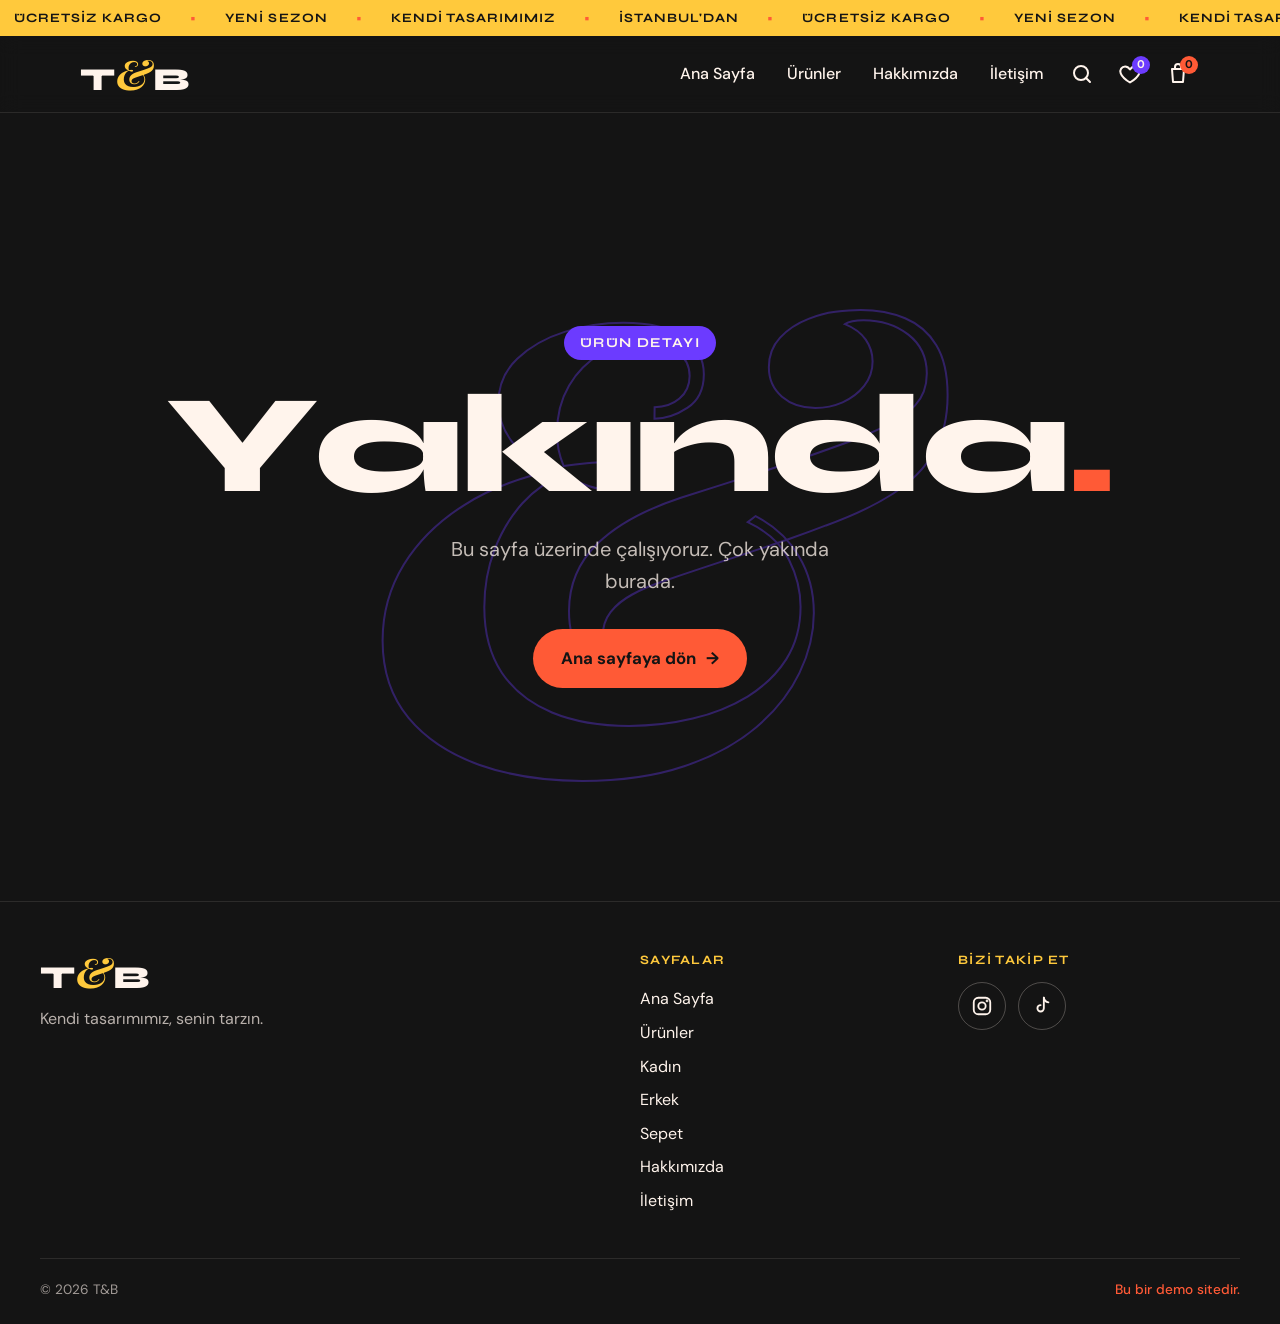
<file: urun.html>
<!DOCTYPE html>
<html lang="tr">
<head>
  <meta charset="UTF-8">
  <meta name="viewport" content="width=device-width, initial-scale=1.0">
  <title>Ürün | T&amp;B</title>
  <meta name="description" content="T&B ürün detay sayfası çok yakında.">

  <!-- GEÇİCİ SAYFA: Gerçek "Ürün detay" sayfası yapılınca bu dosya baştan yazılacak. -->

  <link rel="preconnect" href="https://fonts.googleapis.com">
  <link rel="preconnect" href="https://fonts.gstatic.com" crossorigin>
  <link href="https://fonts.googleapis.com/css2?family=DM+Sans:wght@400;500;700&family=Playfair+Display:ital,wght@1,700&family=Syne:wght@700;800&display=swap" rel="stylesheet">

  <link rel="stylesheet" href="css/style.css">
  <link rel="stylesheet" href="css/yakinda.css">

  <script src="js/menu.js" defer></script>
  <script src="js/imlec.js" defer></script>
  <script src="js/favoriler.js" defer></script>
  <!-- Arama her sayfada çalışır: ürün listesi, ortak görsel kodu ve arama.
       "defer" olan dosyalar yazıldıkları sırayla çalışır; sıra önemli. -->
  <script src="js/urunler-veri.js" defer></script>
  <script src="js/urun-gorsel.js" defer></script>
  <script src="js/arama.js" defer></script>
</head>
<body>

  <!-- ========== KAYAN YAZI ŞERİDİ ========== -->
  <div class="serit">
    <p class="gizli">Ücretsiz kargo, yeni sezon, kendi tasarımımız, İstanbul'dan</p>
    <div class="serit-ray" aria-hidden="true">
      <div class="serit-grup">
        <span>Ücretsiz kargo</span><span class="serit-ayrac">•</span>
        <span>Yeni sezon</span><span class="serit-ayrac">•</span>
        <span>Kendi tasarımımız</span><span class="serit-ayrac">•</span>
        <span>İstanbul'dan</span><span class="serit-ayrac">•</span>
        <span>Ücretsiz kargo</span><span class="serit-ayrac">•</span>
        <span>Yeni sezon</span><span class="serit-ayrac">•</span>
        <span>Kendi tasarımımız</span><span class="serit-ayrac">•</span>
        <span>İstanbul'dan</span><span class="serit-ayrac">•</span>
      </div>
      <div class="serit-grup">
        <span>Ücretsiz kargo</span><span class="serit-ayrac">•</span>
        <span>Yeni sezon</span><span class="serit-ayrac">•</span>
        <span>Kendi tasarımımız</span><span class="serit-ayrac">•</span>
        <span>İstanbul'dan</span><span class="serit-ayrac">•</span>
        <span>Ücretsiz kargo</span><span class="serit-ayrac">•</span>
        <span>Yeni sezon</span><span class="serit-ayrac">•</span>
        <span>Kendi tasarımımız</span><span class="serit-ayrac">•</span>
        <span>İstanbul'dan</span><span class="serit-ayrac">•</span>
      </div>
    </div>
  </div>

  <!-- ========== ÜST MENÜ ========== -->
  <header class="ust-menu">
    <div class="ust-menu-ic">
      <a href="index.html" class="logo" aria-label="T&amp;B ana sayfa">
        <span>T</span><span class="logo-amp">&amp;</span><span>B</span>
      </a>

      <nav class="ana-nav" id="ana-nav" aria-label="Ana menü">
        <ul>
          <li><a href="index.html">Ana Sayfa</a></li>
          <li><a href="urunler.html">Ürünler</a></li>
          <li><a href="hakkimizda.html">Hakkımızda</a></li>
          <li><a href="iletisim.html">İletişim</a></li>
        </ul>
      </nav>

      <div class="ust-menu-sag">
        <!-- Arama paneli js/arama.js tarafından oluşturulur -->
        <button type="button" class="arama-ikon" aria-label="Ürün ara" aria-haspopup="dialog" aria-expanded="false">
          <svg width="24" height="24" viewBox="0 0 24 24" fill="none" stroke="currentColor" stroke-width="2" stroke-linecap="round" stroke-linejoin="round" aria-hidden="true">
            <circle cx="11" cy="11" r="7"/>
            <path d="M20 20l-4.2-4.2"/>
          </svg>
        </button>

        <a href="favoriler.html" class="favori-ikon" aria-label="Favoriler (0 ürün)">
          <svg width="24" height="24" viewBox="0 0 24 24" fill="none" stroke="currentColor" stroke-width="2" stroke-linecap="round" stroke-linejoin="round" aria-hidden="true">
            <path d="M12 20.5s-7.5-4.6-9.3-9.2C1.4 7.8 3.7 4.5 7.1 4.5c2 0 3.6 1.1 4.9 3 1.3-1.9 2.9-3 4.9-3 3.4 0 5.7 3.3 4.4 6.8-1.8 4.6-9.3 9.2-9.3 9.2z"/>
          </svg>
          <span class="favori-adet">0</span>
        </a>

        <a href="sepet.html" class="sepet-ikon" aria-label="Sepet (0 ürün)">
          <svg width="24" height="24" viewBox="0 0 24 24" fill="none" stroke="currentColor" stroke-width="2" stroke-linecap="round" stroke-linejoin="round" aria-hidden="true">
            <path d="M6 7h12l-1 13H7L6 7z"/>
            <path d="M9 7V5a3 3 0 0 1 6 0v2"/>
          </svg>
          <span class="sepet-adet">0</span>
        </a>

        <button class="hamburger" type="button" aria-expanded="false" aria-controls="ana-nav" aria-label="Menüyü aç">
          <span></span><span></span><span></span>
        </button>
      </div>
    </div>
  </header>

  <main>
    <!-- ========== YAKINDA ========== -->
    <section class="yakinda">
      <div class="yakinda-amp" aria-hidden="true">&amp;</div>

      <div class="yakinda-ic">
        <p class="yakinda-etiket">Ürün detayı</p>

        <!-- aria-label: ekran okuyucu harfleri tek tek değil, kelimeyi bir bütün olarak okusun -->
        <h1 class="yakinda-baslik" aria-label="Yakında">
          <!-- Her harf ayrı bir span; --i harfin sırası, dalga animasyonunda gecikme için kullanılıyor -->
          <span aria-hidden="true" style="--i: 0">Y</span><span aria-hidden="true" style="--i: 1">a</span><span aria-hidden="true" style="--i: 2">k</span><span aria-hidden="true" style="--i: 3">ı</span><span aria-hidden="true" style="--i: 4">n</span><span aria-hidden="true" style="--i: 5">d</span><span aria-hidden="true" style="--i: 6">a</span><span class="yakinda-nokta" aria-hidden="true" style="--i: 7">.</span>
        </h1>

        <p class="yakinda-metin">Bu sayfa üzerinde çalışıyoruz. Çok yakında burada.</p>

        <a href="index.html" class="buton">
          Ana sayfaya dön
          <span class="buton-ok" aria-hidden="true">→</span>
        </a>
      </div>
    </section>
  </main>

  <!-- ========== ALT BİLGİ (FOOTER) ========== -->
  <footer class="alt-bilgi">
    <div class="alt-bilgi-ic">
      <div class="alt-bilgi-marka">
        <a href="index.html" class="logo alt-bilgi-logo" aria-label="T&amp;B ana sayfa">
          <span>T</span><span class="logo-amp">&amp;</span><span>B</span>
        </a>
        <p>Kendi tasarımımız, senin tarzın.</p>
      </div>

      <nav class="alt-bilgi-nav" aria-label="Alt menü">
        <h2 class="alt-bilgi-baslik">Sayfalar</h2>
        <ul>
          <li><a href="index.html">Ana Sayfa</a></li>
          <li><a href="urunler.html">Ürünler</a></li>
          <li><a href="urunler.html?cinsiyet=kadin">Kadın</a></li>
          <li><a href="urunler.html?cinsiyet=erkek">Erkek</a></li>
          <li><a href="sepet.html">Sepet</a></li>
          <li><a href="hakkimizda.html">Hakkımızda</a></li>
          <li><a href="iletisim.html">İletişim</a></li>
        </ul>
      </nav>

      <div class="alt-bilgi-sosyal">
        <h2 class="alt-bilgi-baslik">Bizi takip et</h2>
        <ul>
          <li>
            <a href="#" class="sosyal-ikon" aria-label="Instagram">
              <svg width="22" height="22" viewBox="0 0 24 24" fill="none" stroke="currentColor" stroke-width="2" stroke-linecap="round" stroke-linejoin="round" aria-hidden="true">
                <rect x="3" y="3" width="18" height="18" rx="5"/>
                <circle cx="12" cy="12" r="4"/>
                <circle cx="17.5" cy="6.5" r="0.5" fill="currentColor"/>
              </svg>
            </a>
          </li>
          <li>
            <a href="#" class="sosyal-ikon" aria-label="TikTok">
              <svg width="22" height="22" viewBox="0 0 24 24" fill="none" stroke="currentColor" stroke-width="2" stroke-linecap="round" stroke-linejoin="round" aria-hidden="true">
                <path d="M14 3v11.5a3.5 3.5 0 1 1-3.5-3.5"/>
                <path d="M14 3c.4 2.6 2.4 4.6 5 5"/>
              </svg>
            </a>
          </li>
        </ul>
      </div>
    </div>

    <div class="alt-bilgi-alt">
      <p>© 2026 T&amp;B</p>
      <p class="demo-not">Bu bir demo sitedir.</p>
    </div>
  </footer>

</body>
</html>
</file>
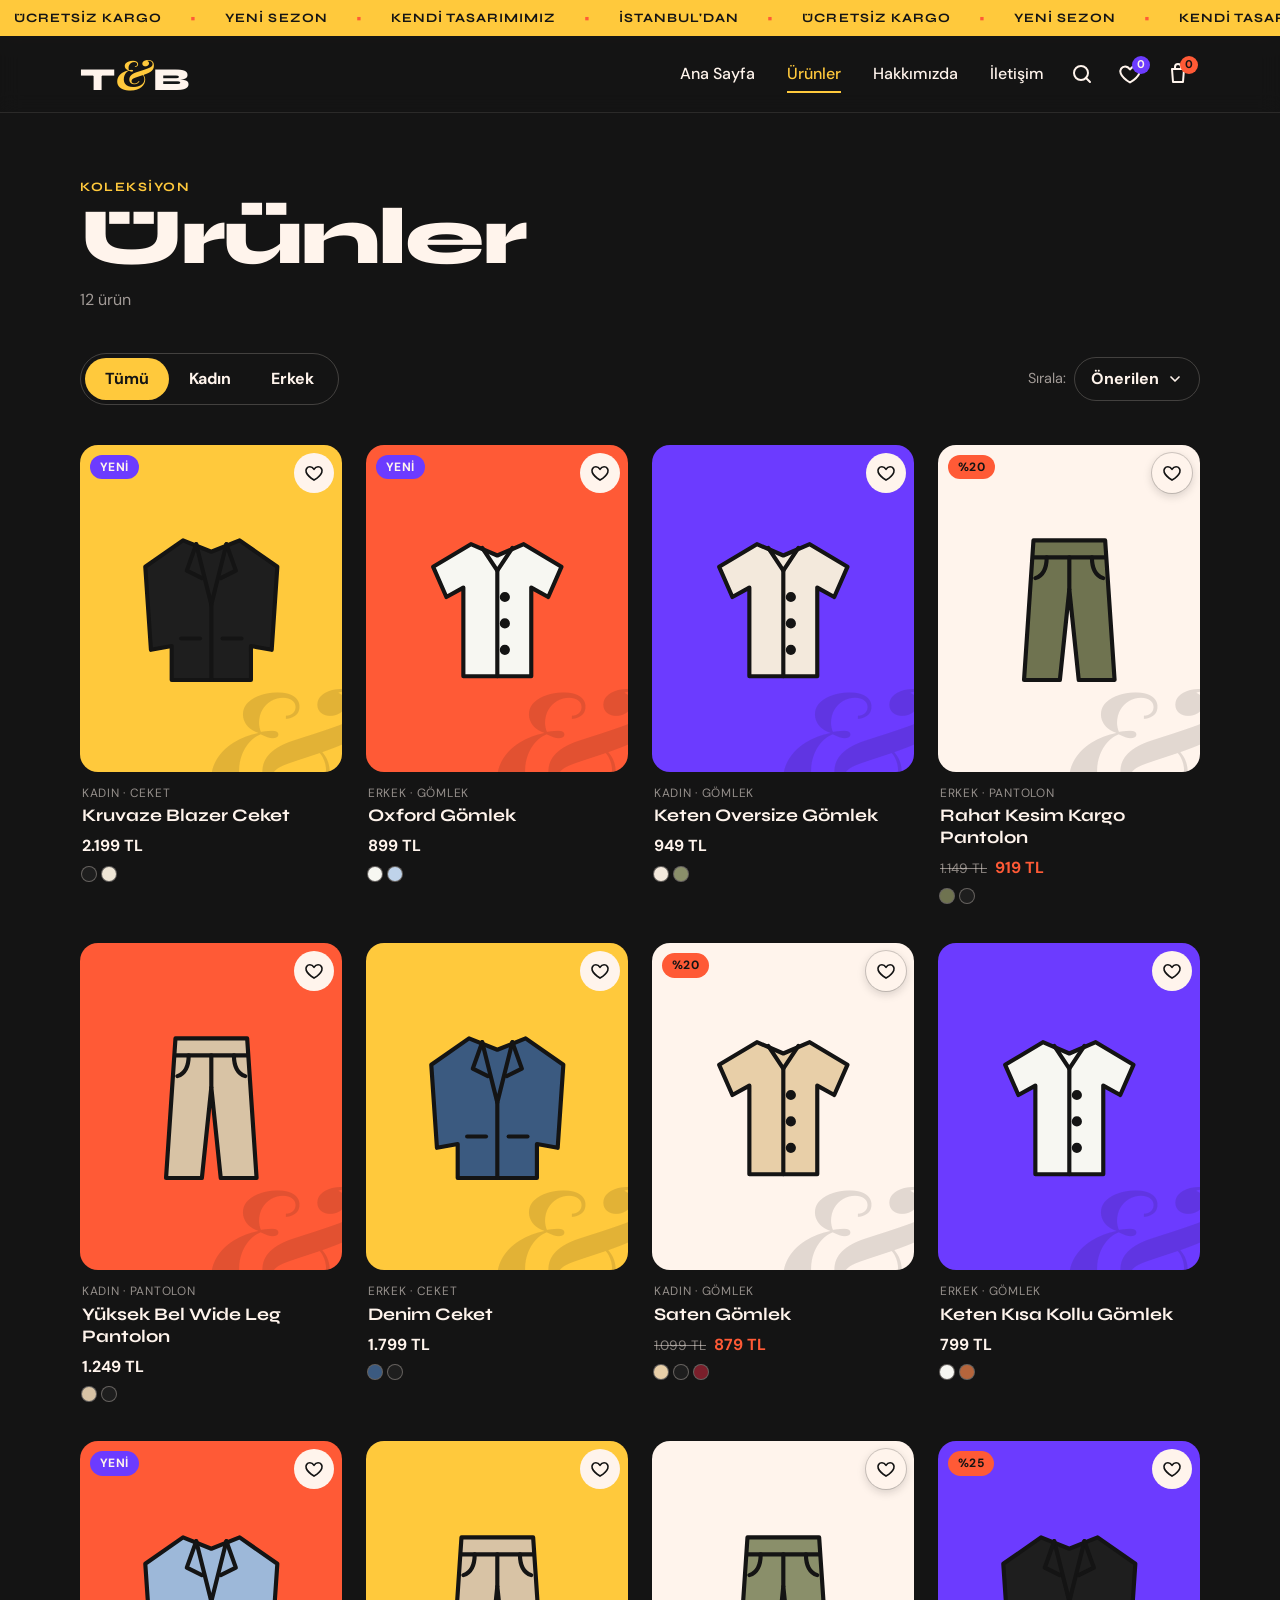
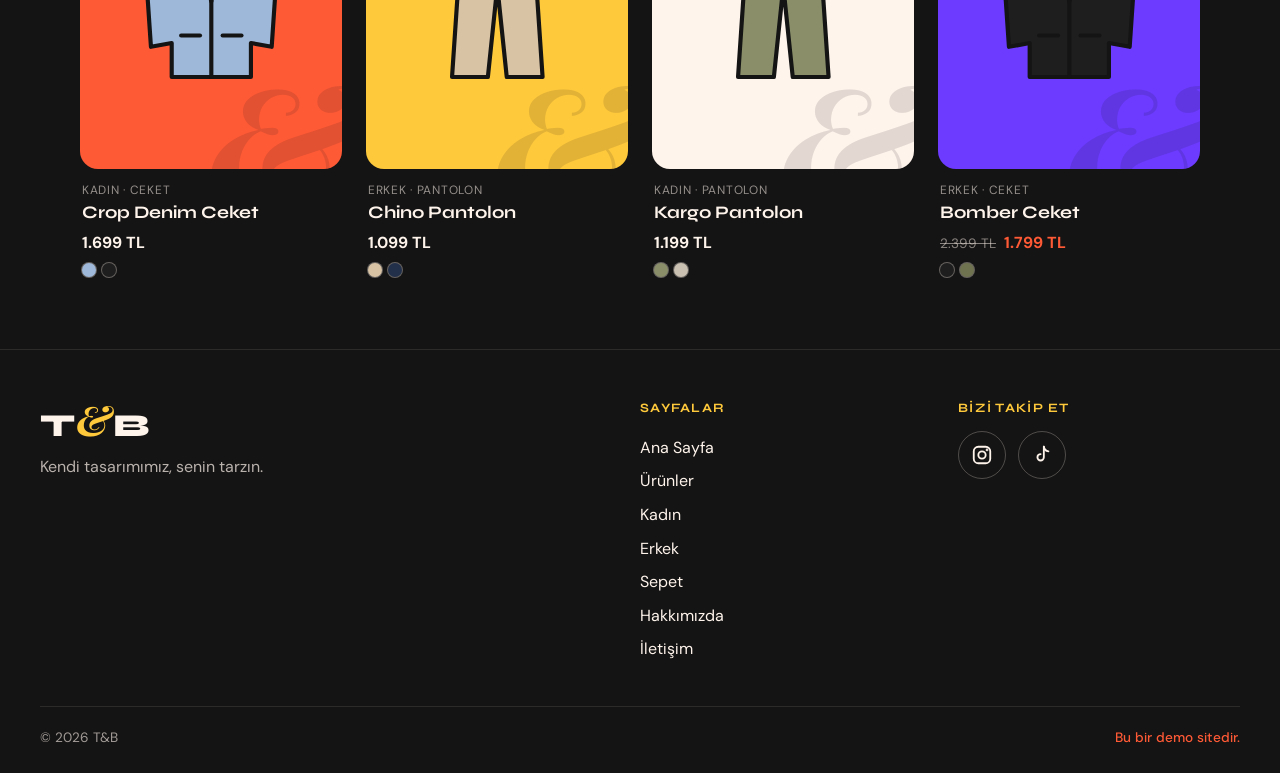
<file: urunler.html>
<!DOCTYPE html>
<html lang="tr">
<head>
  <meta charset="UTF-8">
  <meta name="viewport" content="width=device-width, initial-scale=1.0">
  <title>Ürünler | T&amp;B</title>
  <meta name="description" content="T&B kadın ve erkek koleksiyonu: gömlek, pantolon ve ceket.">

  <link rel="preconnect" href="https://fonts.googleapis.com">
  <link rel="preconnect" href="https://fonts.gstatic.com" crossorigin>
  <link href="https://fonts.googleapis.com/css2?family=DM+Sans:wght@400;500;700&family=Playfair+Display:ital,wght@1,700&family=Syne:wght@700;800&display=swap" rel="stylesheet">

  <link rel="stylesheet" href="css/style.css">
  <link rel="stylesheet" href="css/urunler.css">

  <script src="js/menu.js" defer></script>
  <script src="js/imlec.js" defer></script>
  <script src="js/favoriler.js" defer></script>
  <!-- Arama her sayfada çalışır: ürün listesi, ortak görsel kodu ve arama.
       "defer" olan dosyalar yazıldıkları sırayla çalışır; sıra önemli. -->
  <script src="js/urunler-veri.js" defer></script>
  <script src="js/urun-gorsel.js" defer></script>
  <script src="js/arama.js" defer></script>
  <script src="js/urunler.js" defer></script>
</head>
<body>

  <!-- ========== KAYAN YAZI ŞERİDİ ========== -->
  <div class="serit">
    <p class="gizli">Ücretsiz kargo, yeni sezon, kendi tasarımımız, İstanbul'dan</p>
    <div class="serit-ray" aria-hidden="true">
      <div class="serit-grup">
        <span>Ücretsiz kargo</span><span class="serit-ayrac">•</span>
        <span>Yeni sezon</span><span class="serit-ayrac">•</span>
        <span>Kendi tasarımımız</span><span class="serit-ayrac">•</span>
        <span>İstanbul'dan</span><span class="serit-ayrac">•</span>
        <span>Ücretsiz kargo</span><span class="serit-ayrac">•</span>
        <span>Yeni sezon</span><span class="serit-ayrac">•</span>
        <span>Kendi tasarımımız</span><span class="serit-ayrac">•</span>
        <span>İstanbul'dan</span><span class="serit-ayrac">•</span>
      </div>
      <div class="serit-grup">
        <span>Ücretsiz kargo</span><span class="serit-ayrac">•</span>
        <span>Yeni sezon</span><span class="serit-ayrac">•</span>
        <span>Kendi tasarımımız</span><span class="serit-ayrac">•</span>
        <span>İstanbul'dan</span><span class="serit-ayrac">•</span>
        <span>Ücretsiz kargo</span><span class="serit-ayrac">•</span>
        <span>Yeni sezon</span><span class="serit-ayrac">•</span>
        <span>Kendi tasarımımız</span><span class="serit-ayrac">•</span>
        <span>İstanbul'dan</span><span class="serit-ayrac">•</span>
      </div>
    </div>
  </div>

  <!-- ========== ÜST MENÜ ========== -->
  <header class="ust-menu">
    <div class="ust-menu-ic">
      <a href="index.html" class="logo" aria-label="T&amp;B ana sayfa">
        <span>T</span><span class="logo-amp">&amp;</span><span>B</span>
      </a>

      <nav class="ana-nav" id="ana-nav" aria-label="Ana menü">
        <ul>
          <li><a href="index.html">Ana Sayfa</a></li>
          <li><a href="urunler.html" aria-current="page">Ürünler</a></li>
          <li><a href="hakkimizda.html">Hakkımızda</a></li>
          <li><a href="iletisim.html">İletişim</a></li>
        </ul>
      </nav>

      <div class="ust-menu-sag">
        <!-- Arama paneli js/arama.js tarafından oluşturulur -->
        <button type="button" class="arama-ikon" aria-label="Ürün ara" aria-haspopup="dialog" aria-expanded="false">
          <svg width="24" height="24" viewBox="0 0 24 24" fill="none" stroke="currentColor" stroke-width="2" stroke-linecap="round" stroke-linejoin="round" aria-hidden="true">
            <circle cx="11" cy="11" r="7"/>
            <path d="M20 20l-4.2-4.2"/>
          </svg>
        </button>

        <a href="favoriler.html" class="favori-ikon" aria-label="Favoriler (0 ürün)">
          <svg width="24" height="24" viewBox="0 0 24 24" fill="none" stroke="currentColor" stroke-width="2" stroke-linecap="round" stroke-linejoin="round" aria-hidden="true">
            <path d="M12 20.5s-7.5-4.6-9.3-9.2C1.4 7.8 3.7 4.5 7.1 4.5c2 0 3.6 1.1 4.9 3 1.3-1.9 2.9-3 4.9-3 3.4 0 5.7 3.3 4.4 6.8-1.8 4.6-9.3 9.2-9.3 9.2z"/>
          </svg>
          <span class="favori-adet">0</span>
        </a>

        <a href="sepet.html" class="sepet-ikon" aria-label="Sepet (0 ürün)">
          <svg width="24" height="24" viewBox="0 0 24 24" fill="none" stroke="currentColor" stroke-width="2" stroke-linecap="round" stroke-linejoin="round" aria-hidden="true">
            <path d="M6 7h12l-1 13H7L6 7z"/>
            <path d="M9 7V5a3 3 0 0 1 6 0v2"/>
          </svg>
          <span class="sepet-adet">0</span>
        </a>

        <button class="hamburger" type="button" aria-expanded="false" aria-controls="ana-nav" aria-label="Menüyü aç">
          <span></span><span></span><span></span>
        </button>
      </div>
    </div>
  </header>

  <main>
    <section class="urunler">
      <div class="urunler-ust">
        <p class="urunler-etiket">Koleksiyon</p>
        <h1 class="urunler-baslik">Ürünler</h1>
        <!-- aria-live: sayı değişince (filtre gelince) ekran okuyucu yeni sayıyı okusun -->
        <p class="urunler-sayi" id="urun-sayisi" aria-live="polite"></p>
      </div>

      <!-- ========== ARAMA ŞERİDİ ==========
           Sayfa menüdeki aramadan "?ara=..." ile açılınca görünür.
           İçini js/urunler.js doldurur. "hidden": başta gizli. -->
      <div class="arama-seridi" id="arama-seridi" hidden>
        <p class="arama-seridi-metin">
          ‘<span class="arama-seridi-sorgu"></span>’ için
          <span class="arama-seridi-sayi"></span> sonuç
        </p>
        <button type="button" class="arama-seridi-kapat" aria-label="Aramayı temizle">
          <svg width="16" height="16" viewBox="0 0 24 24" fill="none" stroke="currentColor" stroke-width="3" stroke-linecap="round" aria-hidden="true">
            <path d="M6 6l12 12M18 6L6 18"/>
          </svg>
        </button>
      </div>

      <!-- ========== FİLTRE VE SIRALAMA ========== -->
      <div class="urunler-arac">
        <!-- role="group": butonların birlikte tek bir seçim grubu olduğunu söyler.
             aria-pressed: butonun şu an seçili (basılı) olup olmadığını söyler. -->
        <div class="filtre" role="group" aria-label="Cinsiyete göre filtrele">
          <!-- Seçili butonun arkasında kayan sarı zemin; konumunu JS verir -->
          <span class="filtre-gosterge" aria-hidden="true"></span>
          <button type="button" class="filtre-buton" data-cinsiyet="tumu" aria-pressed="true">Tümü</button>
          <button type="button" class="filtre-buton" data-cinsiyet="kadin" aria-pressed="false">Kadın</button>
          <button type="button" class="filtre-buton" data-cinsiyet="erkek" aria-pressed="false">Erkek</button>
        </div>

        <!-- Kendi çizdiğimiz açılır liste.
             role="combobox" + role="listbox": ekran okuyuculara bunun bir
             seçim kutusu olduğunu söyler; tarayıcının kendi <select>'i gibi okunur. -->
        <div class="siralama">
          <span class="siralama-etiket" id="siralama-etiket">Sırala:</span>
          <button type="button" class="siralama-buton" id="siralama-buton"
                  role="combobox" aria-haspopup="listbox" aria-expanded="false"
                  aria-controls="siralama-liste" aria-labelledby="siralama-etiket siralama-buton">
            <span class="siralama-secili">Önerilen</span>
            <svg class="siralama-ok" width="16" height="16" viewBox="0 0 24 24" fill="none" stroke="currentColor" stroke-width="2.5" stroke-linecap="round" stroke-linejoin="round" aria-hidden="true">
              <path d="M6 9l6 6 6-6"/>
            </svg>
          </button>
          <ul class="siralama-liste" id="siralama-liste" role="listbox" aria-labelledby="siralama-etiket">
            <li class="siralama-secenek" id="sirala-onerilen" role="option" data-imlec data-siralama="onerilen" aria-selected="true">Önerilen</li>
            <li class="siralama-secenek" id="sirala-artan" role="option" data-imlec data-siralama="artan" aria-selected="false">Fiyat: düşükten yükseğe</li>
            <li class="siralama-secenek" id="sirala-azalan" role="option" data-imlec data-siralama="azalan" aria-selected="false">Fiyat: yüksekten düşüğe</li>
            <li class="siralama-secenek" id="sirala-yeni" role="option" data-imlec data-siralama="yeni" aria-selected="false">En yeniler</li>
          </ul>
        </div>
      </div>

      <!-- Kartlar js/urunler.js tarafından buraya eklenir -->
      <div class="urun-listesi" id="urun-listesi"></div>
    </section>

    <!-- ========== HIZLI BAKIŞ PENCERESİ ==========
         <dialog>: HTML'in kendi açılır pencere öğesi. showModal() ile açılınca
         arkadaki sayfa tıklanamaz olur, Esc ile kapanır, klavye odağı pencerenin
         içinde kalır. İçini js/urunler.js tıklanan ürüne göre doldurur. -->
    <dialog class="hizli-bakis" id="hizli-bakis" aria-labelledby="hizli-bakis-ad"></dialog>
  </main>

  <!-- ========== ALT BİLGİ (FOOTER) ========== -->
  <footer class="alt-bilgi">
    <div class="alt-bilgi-ic">
      <div class="alt-bilgi-marka">
        <a href="index.html" class="logo alt-bilgi-logo" aria-label="T&amp;B ana sayfa">
          <span>T</span><span class="logo-amp">&amp;</span><span>B</span>
        </a>
        <p>Kendi tasarımımız, senin tarzın.</p>
      </div>

      <nav class="alt-bilgi-nav" aria-label="Alt menü">
        <h2 class="alt-bilgi-baslik">Sayfalar</h2>
        <ul>
          <li><a href="index.html">Ana Sayfa</a></li>
          <li><a href="urunler.html">Ürünler</a></li>
          <li><a href="urunler.html?cinsiyet=kadin">Kadın</a></li>
          <li><a href="urunler.html?cinsiyet=erkek">Erkek</a></li>
          <li><a href="sepet.html">Sepet</a></li>
          <li><a href="hakkimizda.html">Hakkımızda</a></li>
          <li><a href="iletisim.html">İletişim</a></li>
        </ul>
      </nav>

      <div class="alt-bilgi-sosyal">
        <h2 class="alt-bilgi-baslik">Bizi takip et</h2>
        <ul>
          <li>
            <a href="#" class="sosyal-ikon" aria-label="Instagram">
              <svg width="22" height="22" viewBox="0 0 24 24" fill="none" stroke="currentColor" stroke-width="2" stroke-linecap="round" stroke-linejoin="round" aria-hidden="true">
                <rect x="3" y="3" width="18" height="18" rx="5"/>
                <circle cx="12" cy="12" r="4"/>
                <circle cx="17.5" cy="6.5" r="0.5" fill="currentColor"/>
              </svg>
            </a>
          </li>
          <li>
            <a href="#" class="sosyal-ikon" aria-label="TikTok">
              <svg width="22" height="22" viewBox="0 0 24 24" fill="none" stroke="currentColor" stroke-width="2" stroke-linecap="round" stroke-linejoin="round" aria-hidden="true">
                <path d="M14 3v11.5a3.5 3.5 0 1 1-3.5-3.5"/>
                <path d="M14 3c.4 2.6 2.4 4.6 5 5"/>
              </svg>
            </a>
          </li>
        </ul>
      </div>
    </div>

    <div class="alt-bilgi-alt">
      <p>© 2026 T&amp;B</p>
      <p class="demo-not">Bu bir demo sitedir.</p>
    </div>
  </footer>

</body>
</html>
</file>
<file: css/style.css>
/* =========================================================
   T&B — ORTAK STİLLER
   Bu dosya tüm sayfalarda kullanılır: renkler, fontlar,
   temel ayarlar, logo, üst menü ve buton.
   ========================================================= */

/* ---------- Marka değişkenleri ----------
   CSS değişkeni (custom property): bir değeri bir kez tanımlayıp
   her yerde var(--ad) ile kullanmamızı sağlar. Rengi değiştirmek
   istersek sadece burayı değiştirmemiz yeterli. */
:root {
  --gece: #141414;    /* Gece siyahı: ana zemin, yazılar */
  --sari: #FFC93C;    /* Güneş sarısı: ampersand, vurgular */
  --mercan: #FF5A36;  /* Mercan turuncu: butonlar, indirim etiketleri */
  --mor: #6C3BFF;     /* Elektrik moru: ikinci vurgu, animasyonlar */
  --krem: #FFF4EC;    /* Krem: açık zeminler */

  --font-baslik: 'Syne', sans-serif;
  --font-amp: 'Playfair Display', serif;
  --font-metin: 'DM Sans', sans-serif;

  --serit-yukseklik: 36px;
  --menu-yukseklik: 64px;
  --kenar-bosluk: 20px;
  --icerik-genislik: 1200px;
}

/* ---------- Temel ayarlar (sıfırlama) ---------- */
*,
*::before,
*::after {
  box-sizing: border-box; /* genişliğe padding ve kenarlık da dahil olsun */
  margin: 0;
  padding: 0;
}

body {
  background: var(--gece);
  color: var(--krem);
  font-family: var(--font-metin);
  line-height: 1.6;
  -webkit-font-smoothing: antialiased;
}

a {
  color: inherit;
  text-decoration: none;
}

ul {
  list-style: none;
}

button {
  font: inherit;
  color: inherit;
  background: none;
  border: none;
  cursor: pointer;
}

svg {
  display: block;
}

/* Klavyeyle gezinenler nerede olduklarını görsün */
:focus-visible {
  outline: 2px solid var(--sari);
  outline-offset: 3px;
}

/* "hidden" özelliği olan öğe her zaman gizli kalsın. Bir öğeye
   "display: flex" gibi bir kural verince tarayıcının kendi gizleme
   kuralı eziliyor; bu satır buna izin vermez. */
[hidden] {
  display: none !important;
}

/* Ekranda görünmez ama ekran okuyucular okur */
.gizli {
  position: absolute;
  width: 1px;
  height: 1px;
  overflow: hidden;
  clip-path: inset(50%);
  white-space: nowrap;
}

/* ---------- Kayan yazı şeridi ---------- */
.serit {
  height: var(--serit-yukseklik);
  overflow: hidden; /* şeridin taşan kısmı görünmesin */
  display: flex;
  align-items: center;
  background: var(--sari);
  color: var(--gece);
  font-family: var(--font-baslik);
  font-weight: 700;
  font-size: 0.8rem;
  letter-spacing: 0.08em;
  text-transform: uppercase;
}

.serit-ray {
  display: flex;
  /* İki grubu birlikte sola kaydırır. Sadece transform kullanıyoruz:
     tarayıcı bunu ekran kartıyla çizer, sayfayı yavaşlatmaz. */
  animation: serit-kay 30s linear infinite;
}

/* Fareyle üzerine gelince dursun, okumak isteyen okuyabilsin */
.serit:hover .serit-ray {
  animation-play-state: paused;
}

.serit-grup {
  flex-shrink: 0;   /* gruplar sıkışıp küçülmesin */
  min-width: 100vw; /* geniş ekranlarda da en az ekran kadar olsun, boşluk kalmasın */
  display: flex;
  justify-content: space-around;
  white-space: nowrap;
}

.serit-grup span {
  padding: 0 14px;
}

.serit-ayrac {
  color: var(--mercan);
}

/* İki grup eşit genişlikte olduğu için -50% tam bir grup boyu demek:
   ilk grup çıkınca ikinci grup tam onun yerinde durur, döngü dikişsiz olur. */
@keyframes serit-kay {
  to {
    transform: translateX(-50%);
  }
}

/* ---------- Logo ---------- */
.logo {
  display: inline-flex;
  align-items: baseline;
  font-family: var(--font-baslik);
  font-weight: 800;
  font-size: 1.75rem;
  line-height: 1;
  letter-spacing: -0.02em;
}

.logo-amp {
  display: inline-block; /* transform'un çalışması için gerekli */
  margin: 0 0.04em;
  font-family: var(--font-amp);
  font-style: italic;
  font-weight: 700;
  font-size: 1.3em;
  color: var(--sari);
  transition: transform 0.4s ease;
}

.logo:hover .logo-amp {
  transform: rotate(-15deg) scale(1.15);
}

/* ---------- Üst menü (telefon) ---------- */
.ust-menu {
  position: sticky; /* sayfa kayınca menü üstte yapışık kalır */
  top: 0;
  z-index: 100;
  /* color-mix: rengi şeffaflıkla karıştırır, yarı saydam zemin elde ederiz */
  background: color-mix(in srgb, var(--gece) 85%, transparent);
  backdrop-filter: blur(10px); /* arkadaki içeriği bulanıklaştırır */
  border-bottom: 1px solid color-mix(in srgb, var(--krem) 10%, transparent);
}

.ust-menu-ic {
  height: var(--menu-yukseklik);
  max-width: var(--icerik-genislik);
  margin: 0 auto;
  padding: 0 var(--kenar-bosluk);
  display: flex;
  align-items: center;
  justify-content: space-between;
  gap: 16px;
}

.ust-menu-sag {
  display: flex;
  align-items: center;
  gap: 4px;
}

/* Telefonda menü linkleri, menünün altına açılan bir panel */
.ana-nav {
  position: absolute;
  top: var(--menu-yukseklik);
  left: 0;
  right: 0;
  padding: 8px var(--kenar-bosluk) 24px;
  background: var(--gece);
  border-bottom: 1px solid color-mix(in srgb, var(--krem) 10%, transparent);
  /* Kapalıyken gizli ve biraz yukarıda */
  opacity: 0;
  visibility: hidden;
  transform: translateY(-12px);
  transition: opacity 0.3s ease, transform 0.3s ease, visibility 0.3s;
}

/* menu.js "acik" sınıfını ekleyince panel görünür */
.ana-nav.acik {
  opacity: 1;
  visibility: visible;
  transform: translateY(0);
}

.ana-nav a {
  display: block;
  padding: 14px 0;
  font-family: var(--font-baslik);
  font-weight: 700;
  font-size: 1.5rem;
  border-bottom: 1px solid color-mix(in srgb, var(--krem) 8%, transparent);
  transition: color 0.2s ease, padding-left 0.2s ease;
}

.ana-nav a:hover {
  color: var(--sari);
  padding-left: 8px;
}

.ana-nav a[aria-current="page"] {
  color: var(--sari);
}

/* ---------- Arama, favori ve sepet ikonları ----------
   Hepsi aynı görünüşü paylaşıyor; favori ve sepetin sayı rengi farklı */
.arama-ikon,
.favori-ikon,
.sepet-ikon {
  position: relative;
  width: 44px;
  height: 44px;
  display: grid;
  place-items: center;
  border-radius: 50%;
  transition: background 0.2s ease, transform 0.2s ease;
}

.arama-ikon:hover,
.favori-ikon:hover,
.sepet-ikon:hover {
  background: color-mix(in srgb, var(--krem) 10%, transparent);
  transform: rotate(-8deg);
}

.favori-adet,
.sepet-adet {
  position: absolute;
  top: 4px;
  right: 2px;
  min-width: 18px;
  height: 18px;
  padding: 0 5px;
  display: grid;
  place-items: center;
  border-radius: 9px;
  background: var(--mercan);
  color: var(--gece);
  font-size: 0.7rem;
  font-weight: 700;
  line-height: 1;
}

/* Favori sayısı mor: sepetin mercan sayısından ayırt edilsin */
.favori-adet {
  background: var(--mor);
  color: var(--krem);
}

/* Favori eklenip çıkarılınca sayı hafifçe zıplar (js/favoriler.js ekler) */
.favori-adet.zipla {
  animation: sayi-zipla 0.5s cubic-bezier(0.3, 1.8, 0.5, 1);
}

@keyframes sayi-zipla {
  30% {
    transform: translateY(-6px) scale(1.25);
  }
}

/* ---------- Hamburger butonu ---------- */
.hamburger {
  width: 44px;
  height: 44px;
  display: flex;
  flex-direction: column;
  justify-content: center;
  align-items: center;
  gap: 5px;
}

.hamburger span {
  width: 24px;
  height: 2px;
  background: var(--krem);
  border-radius: 2px;
  transition: transform 0.3s ease, opacity 0.2s ease;
}

/* Menü açıkken üç çizgi X şekline döner */
.hamburger[aria-expanded="true"] span:nth-child(1) {
  transform: translateY(7px) rotate(45deg);
}
.hamburger[aria-expanded="true"] span:nth-child(2) {
  opacity: 0;
}
.hamburger[aria-expanded="true"] span:nth-child(3) {
  transform: translateY(-7px) rotate(-45deg);
}

/* ---------- Buton ---------- */
.buton {
  display: inline-flex;
  align-items: center;
  gap: 10px;
  padding: 16px 28px;
  border-radius: 999px;
  background: var(--mercan);
  color: var(--gece);
  font-weight: 700;
  font-size: 1.05rem;
  transition: transform 0.25s ease, box-shadow 0.25s ease;
}

.buton:hover {
  transform: translate(-3px, -3px);
  box-shadow: 6px 6px 0 var(--mor);
}

.buton-ok {
  transition: transform 0.25s ease;
}

.buton:hover .buton-ok {
  transform: translateX(4px);
}

/* ---------- Alt bilgi (footer) ---------- */
.alt-bilgi {
  border-top: 1px solid color-mix(in srgb, var(--krem) 10%, transparent);
  padding: 48px var(--kenar-bosluk) 24px;
}

.alt-bilgi-ic {
  max-width: var(--icerik-genislik);
  margin: 0 auto;
  display: grid;
  gap: 36px;
}

.alt-bilgi-logo {
  font-size: 2.5rem;
}

.alt-bilgi-marka p {
  margin-top: 10px;
  color: color-mix(in srgb, var(--krem) 70%, transparent);
}

.alt-bilgi-baslik {
  margin-bottom: 12px;
  font-family: var(--font-baslik);
  font-size: 0.8rem;
  letter-spacing: 0.1em;
  text-transform: uppercase;
  color: var(--sari);
}

.alt-bilgi-nav a {
  display: inline-block;
  padding: 4px 0;
  transition: color 0.2s ease, transform 0.2s ease;
}

.alt-bilgi-nav a:hover {
  color: var(--sari);
  transform: translateX(6px);
}

.alt-bilgi-sosyal ul {
  display: flex;
  gap: 12px;
}

.sosyal-ikon {
  width: 48px;
  height: 48px;
  display: grid;
  place-items: center;
  border-radius: 50%;
  border: 1px solid color-mix(in srgb, var(--krem) 25%, transparent);
  transition: background 0.25s ease, color 0.25s ease, border-color 0.25s ease, transform 0.25s ease;
}

.sosyal-ikon:hover {
  background: var(--sari);
  border-color: var(--sari);
  color: var(--gece);
  transform: translateY(-4px) rotate(-8deg);
}

.alt-bilgi-alt {
  max-width: var(--icerik-genislik);
  margin: 40px auto 0;
  padding-top: 20px;
  border-top: 1px solid color-mix(in srgb, var(--krem) 10%, transparent);
  display: flex;
  flex-wrap: wrap;
  justify-content: space-between;
  gap: 8px;
  font-size: 0.85rem;
  color: color-mix(in srgb, var(--krem) 60%, transparent);
}

.demo-not {
  color: var(--mercan);
  font-weight: 500;
}

/* ---------- Yer tutucu görsel zeminleri ----------
   Ürün görselinin arkasındaki marka rengi. Ürün kartları ve
   menüdeki arama sonuçları kullanıyor. */
.zemin-sari   { background: var(--sari); }
.zemin-mercan { background: var(--mercan); }
.zemin-mor    { background: var(--mor); }
.zemin-krem   { background: var(--krem); }

/* ---------- Arama paneli ----------
   Parçalarını js/arama.js oluşturur. Ekranın üstüne yapışık,
   tam genişlikte koyu bir panel; altında sayfa bulanıklaşır. */

/* Panel açıkken arkadaki sayfa kaymasın */
html:has(.arama-paneli[open]) {
  overflow: hidden;
}

/* <dialog> normalde ekranın ortasında küçük bir kutudur.
   Kenar boşluğunu sıfırlayınca ekranın en üstüne yapışıyor. */
.arama-paneli {
  width: 100%;
  max-width: none;
  max-height: 100svh;
  margin: 0;
  padding: 0;
  border: 0;
  border-bottom: 4px solid var(--sari);
  background: var(--gece);
  color: var(--krem);
  overflow: hidden;
}

.arama-paneli::backdrop {
  background: color-mix(in srgb, var(--gece) 60%, transparent);
  backdrop-filter: blur(8px);
}

.arama-ic {
  position: relative;
  max-height: calc(100svh - 4px); /* alttaki sarı çizgi kadar eksik */
  overflow-y: auto; /* çok sonuç olursa panelin içinde kaydırılsın */
  overflow-x: hidden; /* taşan büyük "&" yatay kaydırma çubuğu çıkarmasın */
  /* max(): iki değerden büyük olanı seçer. Geniş ekranda içerik
     760px'lik bir sütunda ortalanır, dar ekranda normal kenar boşluğu kalır. */
  padding: 20px max(var(--kenar-bosluk), calc((100% - 760px) / 2)) 32px;
}

/* Arkadaki büyük sarı "&": açılış animasyonundaki gibi dönerek gelir */
.arama-amp {
  position: absolute;
  top: -0.3em;
  right: -0.1em;
  font-family: var(--font-amp);
  font-style: italic;
  font-weight: 700;
  font-size: 15rem;
  line-height: 1;
  color: var(--sari);
  opacity: 0.08;
  pointer-events: none; /* tıklamaları engellemesin */
}

/* Yazı kutusu; alt çizgisi odaklanınca sarı olur */
.arama-form {
  position: relative;
  display: flex;
  align-items: center;
  gap: 12px;
  padding-bottom: 12px;
  border-bottom: 2px solid color-mix(in srgb, var(--krem) 25%, transparent);
  transition: border-color 0.25s ease;
}

/* :focus-within: içindeki bir öğe (burada yazı kutusu) odaktayken */
.arama-form:focus-within {
  border-color: var(--sari);
}

.arama-form-ikon {
  flex-shrink: 0;
  color: var(--sari);
}

.arama-kutu {
  flex: 1;
  min-width: 0; /* dar ekranda kutu taşmasın, küçülebilsin */
  padding: 6px 0;
  border: 0;
  outline: none; /* odak, formun sarı alt çizgisiyle gösteriliyor */
  background: none;
  color: var(--krem);
  font-family: var(--font-metin);
  font-weight: 700;
  font-size: clamp(1.4rem, 6vw, 2.25rem);
}

.arama-kutu::placeholder {
  color: color-mix(in srgb, var(--krem) 35%, transparent);
}

/* Tarayıcının kutuya koyduğu küçük "x" temizleme işaretini gizle */
.arama-kutu::-webkit-search-cancel-button {
  appearance: none;
}

.arama-kapat {
  flex-shrink: 0;
  width: 44px;
  height: 44px;
  display: grid;
  place-items: center;
  border-radius: 50%;
  background: color-mix(in srgb, var(--krem) 10%, transparent);
  transition: transform 0.25s ease, background 0.2s ease, color 0.2s ease;
}

.arama-kapat:hover {
  transform: rotate(90deg);
  background: var(--mercan);
  color: var(--gece);
}

/* Popüler aramalar */
.arama-populer {
  margin-top: 24px;
}

.arama-baslik {
  margin-bottom: 12px;
  font-family: var(--font-baslik);
  font-weight: 700;
  font-size: 0.75rem;
  letter-spacing: 0.12em;
  text-transform: uppercase;
  color: var(--sari);
}

.arama-cipler {
  display: flex;
  flex-wrap: wrap;
  gap: 8px;
}

.arama-cip {
  padding: 8px 16px;
  border-radius: 999px;
  border: 1px solid color-mix(in srgb, var(--krem) 25%, transparent);
  font-weight: 500;
  transition: background 0.2s ease, color 0.2s ease, border-color 0.2s ease, transform 0.2s ease;
}

.arama-cip:hover {
  background: var(--sari);
  border-color: var(--sari);
  color: var(--gece);
  transform: translateY(-2px) rotate(-2deg);
}

/* Sonuç sayısı / "sonuç bulunamadı" yazısı */
.arama-durum {
  margin: 20px 0 8px;
  font-size: 0.9rem;
  color: color-mix(in srgb, var(--krem) 60%, transparent);
}

.arama-durum:empty {
  display: none;
}

.arama-durum-bos {
  color: var(--krem);
  font-weight: 500;
}

/* Sonuç satırları: görsel | ad | fiyat */
.arama-sonuclar li {
  /* Satırlar arka arkaya kayarak gelir; --sira değerini JS veriyor */
  animation: arama-gir 0.35s cubic-bezier(0.2, 0.8, 0.2, 1) backwards;
  animation-delay: calc(var(--sira, 0) * 0.04s);
}

.arama-sonuc {
  display: grid;
  grid-template-columns: 52px 1fr auto;
  align-items: center;
  gap: 14px;
  padding: 8px;
  border-radius: 14px;
  transition: background 0.2s ease, transform 0.2s ease;
}

.arama-sonuc:hover,
.arama-sonuc:focus-visible {
  background: color-mix(in srgb, var(--krem) 8%, transparent);
  transform: translateX(4px);
}

.arama-sonuc-gorsel {
  height: 64px;
  display: grid;
  place-items: center;
  overflow: hidden;
  border-radius: 10px;
  color: var(--gece); /* çizimin çizgileri */
}

.arama-sonuc-gorsel .urun-cizim {
  width: 84%;
  height: auto;
}

.arama-sonuc-tur {
  display: block;
  font-size: 0.78rem;
  color: color-mix(in srgb, var(--krem) 60%, transparent);
}

.arama-sonuc-ad {
  display: block;
  font-weight: 700;
  line-height: 1.3;
}

/* <mark>: aranan kelimenin ürün adında geçtiği yer */
.arama-sonuc-ad mark {
  border-radius: 4px;
  background: var(--sari);
  color: var(--gece);
}

.arama-sonuc-fiyat {
  font-weight: 700;
  text-align: right;
  white-space: nowrap;
}

.arama-sonuc-fiyat del {
  display: block;
  font-size: 0.8rem;
  font-weight: 400;
  color: color-mix(in srgb, var(--krem) 50%, transparent);
}

.arama-sonuc-indirimli {
  color: var(--mercan);
}

.arama-tumu {
  display: inline-flex;
  gap: 8px;
  margin-top: 16px;
  padding: 4px 0;
  color: var(--sari);
  font-weight: 700;
}

.arama-tumu span {
  transition: transform 0.25s ease;
}

.arama-tumu:hover span {
  transform: translateX(6px);
}

/* Açılış: panel yukarıdan aşağı perde gibi iner, "&" dönerek gelir */
.arama-paneli[open] {
  animation: arama-panel-ac 0.5s cubic-bezier(0.7, 0, 0.2, 1);
}

.arama-paneli[open]::backdrop {
  animation: arama-arka-ac 0.4s ease;
}

.arama-paneli[open] .arama-amp {
  animation: arama-amp-don 0.9s cubic-bezier(0.2, 0.9, 0.3, 1.2) 0.1s backwards;
}

.arama-paneli[open] .arama-form {
  animation: arama-gir 0.5s cubic-bezier(0.2, 0.8, 0.2, 1) 0.15s backwards;
}

/* Kapanış: panel yukarı toplanır (js/arama.js "kapaniyor" ekler) */
.arama-paneli.kapaniyor {
  animation: arama-panel-kapan 0.25s ease forwards;
}

.arama-paneli.kapaniyor::backdrop {
  animation: arama-arka-kapan 0.25s ease forwards;
}

/* clip-path: inset(üst sağ alt sol). Alttan %100 kırpılmış = hiç görünmüyor */
@keyframes arama-panel-ac {
  from {
    clip-path: inset(0 0 100% 0);
  }
  to {
    clip-path: inset(0 0 0 0);
  }
}

@keyframes arama-panel-kapan {
  from {
    clip-path: inset(0 0 0 0);
  }
  to {
    clip-path: inset(0 0 100% 0);
  }
}

@keyframes arama-arka-ac {
  from {
    opacity: 0;
  }
}

@keyframes arama-arka-kapan {
  to {
    opacity: 0;
  }
}

@keyframes arama-amp-don {
  from {
    transform: rotate(-180deg) scale(0.4);
    opacity: 0;
  }
}

@keyframes arama-gir {
  from {
    transform: translateY(-10px);
    opacity: 0;
  }
}

/* ---------- Özel fare imleci ----------
   Parçaları js/imlec.js oluşturur. "ozel-imlec" sınıfı sadece fareli
   cihazlarda ve fare ilk kıpırdadığında eklenir; JavaScript çalışmazsa
   normal imleç yerinde kalır. */
.ozel-imlec,
.ozel-imlec * {
  cursor: none !important; /* !important: başka kurallar ezemesin */
}

.imlec-nokta,
.imlec-halka {
  position: fixed;
  top: 0;
  left: 0;
  z-index: 2000; /* açılış animasyonunun (1000) bile üstünde */
  pointer-events: none; /* tıklamalar imlecin altındaki öğeye geçsin */
  /* İmleç "popover" olarak üst katmanda duruyor (js/imlec.js). Tarayıcı
     popover'lara ortalama, kenarlık ve beyaz zemin verir; onları sıfırlıyoruz. */
  inset: 0 auto auto 0;
  border: 0;
  background: transparent;
  overflow: visible;
  border-radius: 50%;
  opacity: 0;
  transition: opacity 0.2s ease;
}

.ozel-imlec .imlec-nokta,
.ozel-imlec .imlec-halka {
  opacity: 1;
}

.imlec-disarida .imlec-nokta,
.imlec-disarida .imlec-halka {
  opacity: 0;
}

.imlec-nokta {
  width: 8px;
  height: 8px;
  margin: -4px 0 0 -4px; /* genişliğin yarısı kadar geri: fare tam ortada olsun */
  background: var(--sari);
}

/* Halkanın konumunu JS "transform" ile verir. Büyüme ise "scale" ile
   ayrı yapılır, böylece ikisi birbirini ezmez. */
.imlec-halka {
  width: 36px;
  height: 36px;
  margin: -18px 0 0 -18px;
  border: 2px solid var(--sari);
  transition: opacity 0.2s ease, scale 0.3s cubic-bezier(0.2, 0.8, 0.2, 1),
    background 0.3s ease, border-color 0.3s ease;
}

/* Link/buton üzerinde: halka büyür, içi hafif sarı dolar */
.imlec-buyuk .imlec-halka {
  scale: 1.7;
  background: color-mix(in srgb, var(--sari) 20%, transparent);
  border-color: transparent;
}

.imlec-buyuk .imlec-nokta {
  opacity: 0;
}

/* Tıklarken halka küçülür */
.imlec-basili .imlec-halka {
  scale: 0.8;
}

.imlec-buyuk.imlec-basili .imlec-halka {
  scale: 1.4;
}

/* Sayfa değişirken imleç gizlenir; yoksa eski sayfanın fotoğrafına
   girip perdeyle birlikte kayar (js/imlec.js ekler) */
.imlec-gecis .imlec-nokta,
.imlec-gecis .imlec-halka {
  display: none;
}

/* ---------- Sayfalar arası geçiş ----------
   View Transitions: tarayıcı, linke tıklanınca eski sayfanın bir
   "fotoğrafını" çeker, yeni sayfayı yükler ve ikisi arasında animasyon
   yapar. Bu satır, sitemizdeki tüm sayfa geçişlerinde bunu açar.
   Desteklemeyen tarayıcılarda (ör. Firefox) sayfa normal açılır. */
@view-transition {
  navigation: auto;
}

/* Menü iki sayfada da aynı: ona ayrı bir isim verince tarayıcı onu
   sayfanın geri kalanından ayırır ve yerinde sabit tutar. Sadece
   içerik hareket eder, menü kıpırdamaz. */
.ust-menu {
  view-transition-name: ust-menu;
}

/* SARI PERDE
   ::view-transition, geçiş sırasında tüm ekranı kaplayan katman.
   Zeminini sarı yapıyoruz; sayfaların fotoğrafları bunun önünde durur.
   "root" sayfanın geri kalanı demek (menü hariç).

   clip-path: inset(üst sağ alt sol) bir öğenin sadece bir kısmını gösterir.
   1. Eski sayfa soldan sağa doğru silinir → arkasındaki sarı görünür.
   2. Biraz geriden yeni sayfa soldan sağa doğru açılır → sarıyı örter.
   İkisinin arasındaki boşluk, ekranı süpüren sarı bir perde gibi görünür. */
::view-transition {
  background: var(--sari);
}

::view-transition-old(root),
::view-transition-new(root) {
  mix-blend-mode: normal; /* tarayıcının varsayılan karışım efektini kapat */
}

::view-transition-old(root) {
  animation: perde-sil 0.45s cubic-bezier(0.7, 0, 0.3, 1) both;
}

::view-transition-new(root) {
  animation: perde-ac 0.45s cubic-bezier(0.7, 0, 0.3, 1) 0.18s both;
}

@keyframes perde-sil {
  from {
    clip-path: inset(0 0 0 0);
  }
  to {
    clip-path: inset(0 0 0 100%); /* soldan %100 kırp: tamamen gizli */
  }
}

@keyframes perde-ac {
  from {
    clip-path: inset(0 100% 0 0); /* sağdan %100 kırp: henüz hiç görünmüyor */
  }
  to {
    clip-path: inset(0 0 0 0);
  }
}

/* "Hareketi azalt" ayarı açıksa şerit kaymasın, sayfa geçişi olmasın */
@media (prefers-reduced-motion: reduce) {
  .serit-ray {
    animation: none;
  }

  .favori-adet.zipla {
    animation: none;
  }

  .arama-paneli[open],
  .arama-paneli[open]::backdrop,
  .arama-paneli[open] .arama-amp,
  .arama-paneli[open] .arama-form,
  .arama-sonuclar li {
    animation: none;
  }

  .arama-sonuc,
  .arama-cip,
  .arama-kapat {
    transition: none;
  }

  @view-transition {
    navigation: none;
  }
}

/* =========================================================
   BÜYÜK EKRANLAR (tablet ve üstü)
   Mobile-first: yukarıdaki kurallar telefon için yazıldı,
   burada sadece büyük ekranda değişenleri yazıyoruz.
   ========================================================= */
@media (min-width: 768px) {
  :root {
    --menu-yukseklik: 76px;
    --kenar-bosluk: 40px;
  }

  .logo {
    font-size: 2rem;
  }

  .hamburger {
    display: none;
  }

  /* Panel değil, menünün içinde yan yana duran linkler */
  .ana-nav {
    position: static;
    margin-left: auto;
    padding: 0;
    background: none;
    border: 0;
    opacity: 1;
    visibility: visible;
    transform: none;
  }

  .ana-nav ul {
    display: flex;
    gap: 32px;
  }

  .ana-nav a {
    position: relative;
    padding: 6px 0;
    font-family: var(--font-metin);
    font-weight: 500;
    font-size: 1rem;
    border: 0;
  }

  .ana-nav a:hover {
    padding-left: 0;
  }

  /* Linkin altındaki çizgi: ::after ile eklenen sahte bir öğe */
  .ana-nav a::after {
    content: "";
    position: absolute;
    left: 0;
    bottom: 0;
    width: 100%;
    height: 2px;
    background: var(--sari);
    transform: scaleX(0);
    transform-origin: left;
    transition: transform 0.3s ease;
  }

  .ana-nav a:hover::after,
  .ana-nav a[aria-current="page"]::after {
    transform: scaleX(1);
  }

  /* Footer: marka geniş, iki sütun dar, yan yana */
  .alt-bilgi-ic {
    grid-template-columns: 2fr 1fr 1fr;
  }
}
</file>
<file: css/ana-sayfa.css>
/* =========================================================
   T&B — ANA SAYFA STİLLERİ
   Açılış animasyonu ve karşılama alanı (hero).
   ========================================================= */

/* ---------- Açılış animasyonu ----------
   @keyframes: bir animasyonun adımlarını tanımlar (from = başlangıç,
   to = bitiş). Sonra "animation" özelliğiyle bir öğeye uygularız:
   animation: ad süre hız-eğrisi gecikme doldurma;

   Zaman çizelgesi:
   0.0s – 1.2s  "&" dönerek büyür
   1.0s – 1.8s  T soldan, B sağdan kayar
   2.2s – 2.8s  siyah katman kaybolur */

.acilis {
  position: fixed;
  inset: 0; /* top, right, bottom, left hepsi 0: tüm ekranı kapla */
  z-index: 1000;
  display: grid;
  place-items: center;
  overflow: hidden;
  background: var(--gece);
  animation: acilis-kaybol 0.6s ease 2.2s forwards;
}

.acilis-logo {
  display: flex;
  align-items: baseline;
  font-family: var(--font-baslik);
  font-weight: 800;
  font-size: clamp(5rem, 24vw, 11rem); /* clamp(en küçük, ideal, en büyük) */
  line-height: 1;
  color: var(--krem);
}

.acilis-amp {
  display: inline-block;
  margin: 0 0.04em;
  font-family: var(--font-amp);
  font-style: italic;
  font-weight: 700;
  font-size: 1.4em;
  color: var(--sari);
  /* "both": animasyon başlamadan önce ilk karede, bitince son karede kal */
  animation: amp-don 1.2s cubic-bezier(0.2, 0.8, 0.2, 1) both;
}

.acilis-t {
  display: inline-block;
  animation: soldan-gel 0.8s cubic-bezier(0.2, 0.8, 0.2, 1) 1s both;
}

.acilis-b {
  display: inline-block;
  animation: sagdan-gel 0.8s cubic-bezier(0.2, 0.8, 0.2, 1) 1s both;
}

@keyframes amp-don {
  from {
    opacity: 0;
    transform: scale(0) rotate(-360deg);
  }
  to {
    opacity: 1;
    transform: scale(1) rotate(0deg);
  }
}

@keyframes soldan-gel {
  from {
    opacity: 0;
    transform: translateX(-60vw);
  }
  to {
    opacity: 1;
    transform: translateX(0);
  }
}

@keyframes sagdan-gel {
  from {
    opacity: 0;
    transform: translateX(60vw);
  }
  to {
    opacity: 1;
    transform: translateX(0);
  }
}

@keyframes acilis-kaybol {
  to {
    opacity: 0;
    visibility: hidden;
  }
}

/* acilis.js, animasyon daha önce görüldüyse <html>'e bu sınıfı ekler */
.acilis-atla .acilis {
  display: none;
}

/* ---------- Karşılama alanı (hero) ---------- */
.hero {
  /* Hero yazılarının ne zaman gelmeye başlayacağı:
     açılış animasyonu oynuyorsa onun bitmesini bekle */
  --gecikme-baz: 2.3s;

  position: relative;
  overflow: hidden;
  /* svh: telefonun görünen ekran yüksekliği. Şerit ve menüyü çıkarınca hero tam bir ekran olur. */
  min-height: calc(100svh - var(--serit-yukseklik) - var(--menu-yukseklik));
  display: flex;
  align-items: center;
  padding: 48px var(--kenar-bosluk);
}

/* Açılış atlandıysa beklemeye gerek yok */
.acilis-atla .hero {
  --gecikme-baz: 0.1s;
}

.hero-ic {
  position: relative;
  z-index: 1; /* süslemelerin önünde dursun */
  width: 100%;
  max-width: var(--icerik-genislik);
  margin: 0 auto;
}

.hero-baslik {
  font-family: var(--font-baslik);
  font-weight: 800;
  font-size: clamp(3rem, 14vw, 8.5rem);
  line-height: 0.95;
  letter-spacing: -0.03em;
}

.hero-baslik .vurgu {
  display: block;
  color: var(--sari);
}

.hero-slogan {
  max-width: 32ch; /* ch: bir karakter genişliği; satır çok uzamasın */
  margin-top: 20px;
  font-size: clamp(1.1rem, 3.5vw, 1.5rem);
  color: color-mix(in srgb, var(--krem) 80%, transparent);
}

.hero .buton {
  margin-top: 32px;
}

/* Hero öğeleri sırayla aşağıdan kayarak gelir.
   calc ile her öğenin gecikmesini --sira'ya göre hesaplıyoruz:
   0. öğe hemen, 1. öğe 0.12s sonra, 2. öğe 0.24s sonra... */
.hero-oge {
  animation: yukari-kay 0.8s cubic-bezier(0.2, 0.8, 0.2, 1) both;
  animation-delay: calc(var(--gecikme-baz) + var(--sira) * 0.12s);
}

@keyframes yukari-kay {
  from {
    opacity: 0;
    transform: translateY(40px);
  }
  to {
    opacity: 1;
    transform: translateY(0);
  }
}

/* ---------- Hero süslemeleri ---------- */

/* Sol üstte yavaşça süzülen mor ışık */
.hero-dekor-daire {
  position: absolute;
  top: -20%;
  left: -25%;
  width: 80vw;
  max-width: 700px;
  aspect-ratio: 1; /* genişlik = yükseklik, tam daire */
  border-radius: 50%;
  background: radial-gradient(circle, color-mix(in srgb, var(--mor) 55%, transparent), transparent 70%);
  filter: blur(20px);
  animation: suzul 8s ease-in-out infinite alternate;
}

/* Sağ altta yavaşça dönen dev, içi boş "&" */
.hero-dekor-amp {
  position: absolute;
  right: -15%;
  bottom: -20%;
  font-family: var(--font-amp);
  font-style: italic;
  font-weight: 700;
  font-size: clamp(20rem, 80vw, 44rem);
  line-height: 1;
  color: transparent;
  -webkit-text-stroke: 2px var(--mor); /* sadece harfin dış çizgisi */
  opacity: 0.6;
  user-select: none;
  animation: yavas-don 30s linear infinite;
}

@keyframes suzul {
  from {
    transform: translate(0, 0) scale(1);
  }
  to {
    transform: translate(15%, 10%) scale(1.15);
  }
}

@keyframes yavas-don {
  to {
    transform: rotate(360deg);
  }
}

@media (min-width: 768px) {
  .hero-dekor-amp {
    right: -5%;
    bottom: -25%;
  }
}

/* ---------- Kategori kartları (Kadın / Erkek) ---------- */
.kategoriler {
  padding: 24px var(--kenar-bosluk) 72px;
}

.kategoriler-ic {
  max-width: var(--icerik-genislik);
  margin: 0 auto;
  display: grid;
  gap: 16px; /* telefonda alt alta */
}

.kategori-kart {
  position: relative;
  overflow: hidden; /* büyüyen "&" kartın dışına taşmasın */
  min-height: 220px;
  padding: 24px;
  border-radius: 24px;
  display: flex;
  flex-direction: column;
  justify-content: flex-end; /* yazılar kartın altında */
  transition: transform 0.45s cubic-bezier(0.2, 0.8, 0.2, 1),
    background 0.35s ease, color 0.35s ease, box-shadow 0.45s ease;
}

.kategori-kadin {
  background: var(--mercan);
  color: var(--gece);
}

.kategori-erkek {
  background: var(--mor);
  color: var(--krem);
}

/* Köşedeki dev "&" */
.kategori-amp {
  position: absolute;
  top: -30%;
  right: -4%;
  font-family: var(--font-amp);
  font-style: italic;
  font-weight: 700;
  font-size: 16rem;
  line-height: 1;
  opacity: 0.18;
  transition: transform 0.6s cubic-bezier(0.2, 0.8, 0.2, 1), opacity 0.35s ease;
}

.kategori-ad {
  position: relative;
  font-family: var(--font-baslik);
  font-weight: 800;
  font-size: clamp(3rem, 14vw, 6rem);
  line-height: 1;
  letter-spacing: -0.03em;
}

.kategori-alt {
  position: relative;
  margin-top: 8px;
  display: inline-flex;
  align-items: center;
  gap: 8px;
  font-weight: 700;
}

.kategori-ok {
  transition: transform 0.3s ease;
}

/* Üzerine gelince (ya da klavyeyle odaklanınca): kart büyür, sarıya döner,
   "&" döner ve ok ileri kayar. Telefonda dokununca sayfa direkt açılır. */
@media (hover: hover) {
  .kategori-kart:hover {
    transform: scale(1.03) rotate(-1deg);
    background: var(--sari);
    color: var(--gece);
    box-shadow: 10px 10px 0 var(--krem);
  }

  .kategori-kart:hover .kategori-amp {
    transform: rotate(-25deg) scale(1.2);
    opacity: 0.3;
  }

  .kategori-kart:hover .kategori-ok {
    transform: translateX(8px);
  }
}

.kategori-kart:focus-visible {
  background: var(--sari);
  color: var(--gece);
}

@media (min-width: 768px) {
  .kategoriler {
    padding-top: 40px;
    padding-bottom: 96px;
  }

  .kategoriler-ic {
    grid-template-columns: 1fr 1fr; /* yan yana iki kart */
    gap: 24px;
  }

  .kategori-kart {
    min-height: 360px;
    padding: 36px;
  }

  .kategori-amp {
    font-size: 24rem;
  }
}

/* ---------- Hareketi azalt ----------
   Telefonunda/bilgisayarında "hareketi azalt" ayarını açmış
   kullanıcılara animasyon göstermiyoruz (erişilebilirlik). */
@media (prefers-reduced-motion: reduce) {
  .acilis {
    display: none;
  }

  .hero-oge,
  .hero-dekor-daire,
  .hero-dekor-amp {
    animation: none;
  }

  .kategori-kart,
  .kategori-amp,
  .kategori-ok {
    transition: none;
  }
}
</file>
<file: css/yakinda.css>
/* =========================================================
   T&B — GEÇİCİ "YAKINDA" SAYFALARI
   Ürünler, Hakkımızda, İletişim ve Sepet sayfaları yapılana
   kadar kullanılır. Gerçek sayfalar gelince bu dosya silinecek.
   ========================================================= */

.yakinda {
  position: relative;
  overflow: hidden;
  min-height: calc(100svh - var(--serit-yukseklik) - var(--menu-yukseklik));
  display: grid;
  place-items: center;
  padding: 48px var(--kenar-bosluk);
  text-align: center;
}

.yakinda-ic {
  position: relative;
  z-index: 1;
  display: flex;
  flex-direction: column;
  align-items: center;
  animation: yakinda-gel 0.8s cubic-bezier(0.2, 0.8, 0.2, 1) both;
}

/* Sayfanın adı: başlığın üstünde küçük, mor bir etiket */
.yakinda-etiket {
  padding: 6px 16px;
  border-radius: 999px;
  background: var(--mor);
  font-family: var(--font-baslik);
  font-weight: 700;
  font-size: 0.85rem;
  letter-spacing: 0.1em;
  text-transform: uppercase;
}

.yakinda-baslik {
  margin-top: 16px;
  font-family: var(--font-baslik);
  font-weight: 800;
  /* Syne çok geniş bir font: telefonda kelime ekrana sığsın diye 11vw */
  font-size: clamp(2.5rem, 11vw, 9rem);
  line-height: 1;
  white-space: nowrap; /* harfler ayrı span olduğu için kelime bölünmesin */
  letter-spacing: -0.03em;
}

/* Harfler sırayla zıplayıp sarıya döner: bir dalga gibi soldan sağa geçer.
   Her harf aynı animasyonu oynar ama --i sırasına göre biraz geç başlar. */
.yakinda-baslik span {
  display: inline-block; /* transform'un çalışması için gerekli */
  animation: dalga 2.4s ease-in-out infinite;
  animation-delay: calc(var(--i) * 0.1s);
}

.yakinda-baslik .yakinda-nokta {
  color: var(--mercan);
}

.yakinda-metin {
  max-width: 30ch;
  margin-top: 16px;
  font-size: clamp(1.05rem, 3vw, 1.25rem);
  color: color-mix(in srgb, var(--krem) 75%, transparent);
}

.yakinda .buton {
  margin-top: 32px;
}

/* Arkada yavaşça dönen dev, içi boş "&" */
.yakinda-amp {
  position: absolute;
  top: 50%;
  left: 50%;
  translate: -50% -50%; /* tam ortaya al; dönme (transform) ile karışmasın diye ayrı özellik */
  font-family: var(--font-amp);
  font-style: italic;
  font-weight: 700;
  font-size: clamp(22rem, 90vw, 40rem);
  line-height: 1;
  color: transparent;
  -webkit-text-stroke: 2px var(--mor);
  opacity: 0.35;
  user-select: none;
  animation: yakinda-don 40s linear infinite;
}

@keyframes dalga {
  0%,
  40%,
  100% {
    transform: translateY(0);
  }
  20% {
    transform: translateY(-0.15em);
    color: var(--sari);
  }
}

@keyframes yakinda-gel {
  from {
    opacity: 0;
    transform: translateY(40px);
  }
  to {
    opacity: 1;
    transform: translateY(0);
  }
}

@keyframes yakinda-don {
  to {
    transform: rotate(360deg);
  }
}

@media (prefers-reduced-motion: reduce) {
  .yakinda-ic,
  .yakinda-baslik span,
  .yakinda-amp {
    animation: none;
  }
}
</file>
<file: css/urunler.css>
/* =========================================================
   T&B — ÜRÜNLER SAYFASI
   Sayfa başlığı ve ürün kartları. Önce telefon (2 sütun),
   sonra tablet (3) ve bilgisayar (4 sütun).
   ========================================================= */

.urunler {
  max-width: var(--icerik-genislik);
  margin: 0 auto;
  padding: 40px var(--kenar-bosluk) 72px;
}

/* ---------- Sayfa başlığı ---------- */
.urunler-ust {
  margin-bottom: 28px;
}

.urunler-etiket {
  font-family: var(--font-baslik);
  font-weight: 700;
  font-size: 0.8rem;
  letter-spacing: 0.12em;
  text-transform: uppercase;
  color: var(--sari);
}

.urunler-baslik {
  font-family: var(--font-baslik);
  font-weight: 800;
  /* clamp(en küçük, tercih edilen, en büyük): yazı ekran genişliğiyle
     birlikte büyür ama belirlenen sınırların dışına çıkmaz */
  font-size: clamp(2.5rem, 10vw, 5rem);
  line-height: 1;
  letter-spacing: -0.03em;
}

.urunler-sayi {
  margin-top: 10px;
  color: color-mix(in srgb, var(--krem) 60%, transparent);
}

/* ---------- Arama şeridi ----------
   "'gömlek' için 3 sonuç ✕". Sadece sayfa "?ara=..." ile açılınca görünür. */
.arama-seridi {
  display: flex;
  align-items: center;
  gap: 12px;
  width: fit-content; /* yazı kadar geniş olsun, satırı kaplamasın */
  max-width: 100%;
  margin-bottom: 20px;
  padding: 6px 6px 6px 18px;
  border-radius: 999px;
  background: var(--sari);
  color: var(--gece);
  font-weight: 500;
  animation: seridi-gir 0.5s cubic-bezier(0.2, 0.9, 0.3, 1.3);
}

.arama-seridi-sorgu,
.arama-seridi-sayi {
  font-weight: 700;
}

.arama-seridi-sorgu {
  overflow-wrap: anywhere; /* çok uzun bir kelime yazılırsa satıra sığsın */
}

.arama-seridi-kapat {
  flex-shrink: 0;
  width: 36px;
  height: 36px;
  display: grid;
  place-items: center;
  border-radius: 50%;
  background: var(--gece);
  color: var(--krem);
  transition: transform 0.25s ease, background 0.2s ease;
}

.arama-seridi-kapat:hover {
  transform: rotate(90deg);
  background: var(--mercan);
}

/* ✕'e basınca şerit küçülerek kaybolur (js/urunler.js ekler) */
.arama-seridi.kapaniyor {
  animation: seridi-cik 0.22s ease forwards;
}

@keyframes seridi-gir {
  from {
    opacity: 0;
    transform: translateX(-20px) scale(0.9);
  }
}

@keyframes seridi-cik {
  to {
    opacity: 0;
    transform: scale(0.9);
  }
}

/* ---------- Filtre ve sıralama alanı ---------- */
.urunler-arac {
  display: flex;
  flex-direction: column; /* telefonda alt alta */
  align-items: flex-start;
  gap: 14px;
  margin-bottom: 28px;
}

/* Filtre butonları: tek bir hap şeklinin içinde yan yana */
.filtre {
  position: relative;
  display: inline-flex;
  padding: 4px;
  border-radius: 999px;
  border: 1px solid color-mix(in srgb, var(--krem) 20%, transparent);
}

/* Seçili butonun arkasındaki sarı zemin. Butonlardan ayrı bir öğe
   olduğu için bir butondan ötekine kayarak geçebiliyor. */
.filtre-gosterge {
  position: absolute;
  top: 4px;
  bottom: 4px;
  left: 0;
  border-radius: 999px;
  background: var(--sari);
}

/* js "hazir" sınıfını ilk konumlamadan sonra ekler */
.filtre.hazir .filtre-gosterge {
  transition: transform 0.45s cubic-bezier(0.5, 1.6, 0.4, 1), width 0.45s cubic-bezier(0.5, 1.6, 0.4, 1);
}

.filtre-buton {
  position: relative; /* sarı zeminin önünde dursun */
  min-height: 40px;
  padding: 8px 20px;
  border-radius: 999px;
  font-weight: 700;
  transition: color 0.3s ease;
}

.filtre-buton[aria-pressed="true"] {
  color: var(--gece);
}

@media (hover: hover) {
  .filtre-buton[aria-pressed="false"]:hover {
    color: var(--sari);
  }
}

/* ---------- Sıralama menüsü ---------- */
.siralama {
  position: relative; /* açılan liste buna göre konumlanır */
  display: flex;
  align-items: center;
  gap: 8px;
}

.siralama-etiket {
  font-size: 0.9rem;
  color: color-mix(in srgb, var(--krem) 60%, transparent);
}

.siralama-buton {
  min-height: 44px;
  display: inline-flex;
  align-items: center;
  gap: 8px;
  padding: 8px 16px;
  border-radius: 999px;
  border: 1px solid color-mix(in srgb, var(--krem) 20%, transparent);
  font-weight: 700;
  transition: border-color 0.2s ease, background 0.2s ease;
}

.siralama-buton:hover,
.siralama.acik .siralama-buton {
  border-color: var(--sari);
}

.siralama-ok {
  transition: transform 0.3s cubic-bezier(0.2, 0.8, 0.2, 1);
}

.siralama.acik .siralama-ok {
  transform: rotate(180deg);
}

.siralama-liste {
  position: absolute;
  top: calc(100% + 8px);
  left: 0;
  z-index: 20; /* kartların üstünde, üst menünün altında */
  min-width: 260px;
  padding: 6px;
  border-radius: 16px;
  background: var(--krem);
  color: var(--gece);
  box-shadow: 6px 6px 0 var(--mor);
  /* Kapalıyken: görünmez, biraz yukarıda ve küçük */
  opacity: 0;
  visibility: hidden;
  transform: translateY(-8px) scale(0.95);
  transform-origin: top left; /* butonun olduğu köşeden büyüsün */
  transition: opacity 0.2s ease, transform 0.3s cubic-bezier(0.2, 0.8, 0.2, 1), visibility 0.3s;
}

.siralama.acik .siralama-liste {
  opacity: 1;
  visibility: visible;
  transform: none;
}

.siralama-secenek {
  min-height: 44px; /* parmakla rahat dokunulsun */
  display: flex;
  align-items: center;
  justify-content: space-between;
  gap: 12px;
  padding: 10px 14px;
  border-radius: 10px;
  font-weight: 500;
  cursor: pointer;
  transition: background 0.15s ease;
}

/* Klavyeyle ya da fareyle üzerinde durulan seçenek */
.siralama-secenek.aktif {
  background: color-mix(in srgb, var(--gece) 8%, transparent);
}

/* Seçili seçeneğin yanında mor tik */
.siralama-secenek[aria-selected="true"] {
  font-weight: 700;
}

.siralama-secenek[aria-selected="true"]::after {
  content: "✓";
  color: var(--mor);
  font-weight: 700;
}

/* Liste açılınca seçenekler sırayla aşağı kayarak gelir */
.siralama.acik .siralama-secenek {
  animation: secenek-gir 0.3s cubic-bezier(0.2, 0.8, 0.2, 1) backwards;
}
.siralama.acik .siralama-secenek:nth-child(2) { animation-delay: 0.04s; }
.siralama.acik .siralama-secenek:nth-child(3) { animation-delay: 0.08s; }
.siralama.acik .siralama-secenek:nth-child(4) { animation-delay: 0.12s; }

@keyframes secenek-gir {
  from {
    opacity: 0;
    transform: translateY(-6px);
  }
}

/* ---------- Ürün ızgarası ---------- */
.urun-listesi {
  display: grid;
  /* repeat(2, 1fr): eşit genişlikte 2 sütun */
  grid-template-columns: repeat(2, 1fr);
  gap: 28px 14px; /* satır arası, sütun arası */
}

/* ---------- Ürün kartı ---------- */
.urun-kart {
  transition: transform 0.35s cubic-bezier(0.2, 0.8, 0.2, 1);
}

.urun-gorsel {
  position: relative;
  aspect-ratio: 4 / 5; /* genişlik ne olursa olsun yükseklik oranı sabit */
  overflow: hidden;
  border-radius: 18px;
  display: grid;
  place-items: center;
  color: var(--gece); /* çizgilerin rengi (SVG'de currentColor) */
}

/* Yer tutucu zeminleri (.zemin-sari vb.) css/style.css'te: menüdeki
   arama sonuçları da kullanıyor */

/* Arkadaki silik büyük "&" */
.urun-gorsel-amp {
  position: absolute;
  right: -6%;
  bottom: -18%;
  font-family: var(--font-amp);
  font-style: italic;
  font-weight: 700;
  font-size: 11rem;
  line-height: 1;
  color: var(--gece);
  opacity: 0.12;
  transition: transform 0.6s cubic-bezier(0.2, 0.8, 0.2, 1);
}

/* Çizim alanın üstünde dursun diye "&"dan sonra gelir */
.urun-cizim {
  position: relative;
  width: 72%;
  height: auto;
  transition: transform 0.5s cubic-bezier(0.2, 0.8, 0.2, 1);
}

/* ---------- Etiketler (indirim, yeni) ---------- */
.urun-etiketler {
  position: absolute;
  top: 10px;
  left: 10px;
  display: flex;
  flex-wrap: wrap;
  gap: 6px;
}

.etiket {
  padding: 4px 10px;
  border-radius: 999px;
  /* Küçük boyutta Syne'nin rakamları ve % işareti yamuk görünüyor,
     o yüzden etiketlerde okunaklı DM Sans kullanıyoruz */
  font-family: var(--font-metin);
  font-weight: 700;
  font-size: 0.75rem;
  letter-spacing: 0.04em;
  line-height: 1.4;
}

.etiket-indirim {
  background: var(--mercan);
  color: var(--gece);
}

.etiket-yeni {
  background: var(--mor);
  color: var(--krem);
  text-transform: uppercase;
}

/* ---------- Kalp (favori) butonu ---------- */
.kalp-buton {
  position: absolute;
  top: 8px;
  right: 8px;
  width: 40px;
  height: 40px;
  display: grid;
  place-items: center;
  border-radius: 50%;
  background: var(--krem);
  color: var(--gece);
  transition: transform 0.25s ease;
}

.kalp-buton svg {
  fill: transparent;
  transition: fill 0.2s ease, color 0.2s ease;
}

/* Krem zeminde krem daire kaybolmasın: ince koyu çizgi + hafif gölge */
.zemin-krem .kalp-buton {
  box-shadow:
    0 0 0 1px color-mix(in srgb, var(--gece) 18%, transparent),
    0 3px 10px color-mix(in srgb, var(--gece) 18%, transparent);
}

/* Favorideyse kalp mercan renginde dolu */
.kalp-buton[aria-pressed="true"] {
  color: var(--mercan);
}

.kalp-buton[aria-pressed="true"] svg {
  fill: var(--mercan);
}

@media (hover: hover) {
  .kalp-buton:hover {
    transform: scale(1.1);
  }
}

/* PATLAMA: js eklerken "patla" sınıfını verir.
   1. Kalp önce küçülüp sonra büyüyerek dolar.
   2. ::before → kalpten dışa doğru genişleyip kaybolan bir halka.
   3. ::after  → etrafa saçılan renkli noktalar. Tek bir küçük noktanın
      box-shadow'u ile 8 kopyası çiziliyor; nokta büyüdükçe kopyalar
      dışa doğru açılıyor. Ekstra HTML gerekmiyor. */
.kalp-buton::before,
.kalp-buton::after {
  content: "";
  position: absolute;
  top: 50%;
  left: 50%;
  border-radius: 50%;
  pointer-events: none;
  opacity: 0;
}

.kalp-buton::before {
  width: 40px;
  height: 40px;
  margin: -20px 0 0 -20px;
  border: 3px solid var(--mercan);
}

.kalp-buton::after {
  width: 6px;
  height: 6px;
  margin: -3px 0 0 -3px;
  box-shadow:
    0 -26px 0 var(--sari),
    18px -18px 0 var(--mor),
    26px 0 0 var(--mercan),
    18px 18px 0 var(--sari),
    0 26px 0 var(--mor),
    -18px 18px 0 var(--mercan),
    -26px 0 0 var(--sari),
    -18px -18px 0 var(--mor);
}

.kalp-buton.patla svg {
  animation: kalp-dol 0.5s cubic-bezier(0.3, 1.6, 0.5, 1);
}

.kalp-buton.patla::before {
  animation: halka-ac 0.5s ease-out;
}

.kalp-buton.patla::after {
  animation: noktalar-sac 0.6s ease-out;
}

@keyframes kalp-dol {
  0%   { transform: scale(1); }
  25%  { transform: scale(0.6); }
  60%  { transform: scale(1.35); }
  100% { transform: scale(1); }
}

@keyframes halka-ac {
  from {
    opacity: 1;
    transform: scale(0.4);
  }
  to {
    opacity: 0;
    transform: scale(1.5);
  }
}

@keyframes noktalar-sac {
  from {
    opacity: 1;
    transform: scale(0.3);
  }
  70% {
    opacity: 1;
  }
  to {
    opacity: 0;
    transform: scale(1.2);
  }
}

/* ---------- "Hızlı bak" butonu ----------
   Telefonda hep görünür. Fareli cihazlarda gizli durur, karta
   gelince (ya da klavyeyle odaklanınca) aşağıdan kayarak çıkar. */
.hizli-bak-buton {
  position: absolute;
  left: 8px;
  right: 8px;
  bottom: 8px;
  min-height: 38px;
  border-radius: 999px;
  background: var(--gece);
  color: var(--krem);
  font-weight: 700;
  font-size: 0.85rem;
  transition: transform 0.35s cubic-bezier(0.2, 0.8, 0.2, 1), opacity 0.25s ease, background 0.2s ease, color 0.2s ease;
}

@media (hover: hover) {
  .hizli-bak-buton {
    opacity: 0;
    transform: translateY(120%);
  }

  /* :focus-within: kartın içindeki herhangi bir öğe odaktaysa */
  .urun-kart:hover .hizli-bak-buton,
  .urun-kart:focus-within .hizli-bak-buton {
    opacity: 1;
    transform: none;
  }

  .hizli-bak-buton:hover {
    background: var(--krem);
    color: var(--gece);
  }
}

/* ---------- Kart bilgileri ---------- */
.urun-bilgi {
  padding: 12px 2px 0;
}

.urun-tur {
  font-size: 0.75rem;
  letter-spacing: 0.06em;
  text-transform: uppercase;
  color: color-mix(in srgb, var(--krem) 55%, transparent);
}

.urun-ad {
  margin-top: 2px;
  font-family: var(--font-baslik);
  font-weight: 700;
  font-size: 1rem;
  line-height: 1.25;
}

.urun-fiyat {
  margin-top: 6px;
  display: flex;
  flex-wrap: wrap;
  align-items: baseline;
  gap: 0 8px;
  /* Fiyatlar her zaman DM Sans: rakamlar net okunsun */
  font-family: var(--font-metin);
  font-weight: 700;
}

.urun-fiyat del {
  font-weight: 400;
  font-size: 0.85rem;
  color: color-mix(in srgb, var(--krem) 50%, transparent);
}

.fiyat-indirimli {
  color: var(--mercan);
}

/* Renk daireleri */
.urun-renkler {
  margin-top: 8px;
  display: flex;
  gap: 6px;
}

.renk-daire {
  width: 14px;
  height: 14px;
  border-radius: 50%;
  background: var(--renk);
  /* İnce açık kenarlık: siyah renk koyu zeminde kaybolmasın */
  box-shadow: 0 0 0 1px color-mix(in srgb, var(--krem) 35%, transparent);
}

/* ---------- Üzerine gelince (sadece fareli cihazlar) ----------
   Telefonda "hover" parmağı kaldırdıktan sonra takılı kalabildiği
   için bu efektleri sadece fareli cihazlarda açıyoruz. */
@media (hover: hover) {
  .urun-kart:hover {
    transform: translateY(-6px);
  }

  .urun-kart:hover .urun-cizim {
    transform: rotate(-5deg) scale(1.06);
  }

  .urun-kart:hover .urun-gorsel-amp {
    transform: rotate(-20deg) scale(1.1);
  }
}

/* =========================================================
   HIZLI BAKIŞ PENCERESİ
   Krem zeminli bir kutu; telefonda görsel üstte, bilgiler altta.
   Bilgisayarda yan yana iki sütun.
   ========================================================= */

/* Pencere açıkken arkadaki sayfa kaymasın.
   :has() → "içinde açık bir hızlı bakış penceresi olan sayfa" demek */
html:has(.hizli-bakis[open]) {
  overflow: hidden;
}

/* <dialog>'un kendisi görünmez bir taşıyıcı; görünen kutu içindeki .hizli-bakis-ic */
.hizli-bakis {
  width: calc(100% - 32px);
  max-width: 920px;
  max-height: calc(100svh - 32px);
  margin: auto;
  padding: 0;
  border: 0;
  background: transparent;
  color: var(--gece);
  overflow: visible; /* kutunun mor gölgesi kesilmesin */
}

/* ::backdrop: pencere açılınca arkadaki tüm sayfayı kaplayan katman */
.hizli-bakis::backdrop {
  background: color-mix(in srgb, var(--gece) 55%, transparent);
  backdrop-filter: blur(10px); /* arkadaki sayfayı bulanıklaştırır */
}

.hizli-bakis-ic {
  position: relative;
  max-height: calc(100svh - 32px);
  overflow-y: auto; /* içerik uzunsa kutunun içinde kaydırılsın */
  border-radius: 24px;
  background: var(--krem);
  box-shadow: 8px 8px 0 var(--mor);
}

.hizli-bakis-kapat {
  position: absolute;
  top: 12px;
  right: 12px;
  z-index: 2;
  width: 44px;
  height: 44px;
  display: grid;
  place-items: center;
  border-radius: 50%;
  background: var(--gece);
  color: var(--krem);
  transition: transform 0.25s ease, background 0.2s ease;
}

.hizli-bakis-kapat:hover {
  transform: rotate(90deg);
  background: var(--mercan);
}

/* Görsel: kartlardaki .urun-gorsel'i kullanıyor, sadece şekli farklı */
.hizli-bakis-gorsel {
  aspect-ratio: 4 / 3;
  border-radius: 24px 24px 0 0;
}

/* Kapat butonu sağ üstte olduğu için kalp burada sağ altta */
.hizli-bakis .kalp-buton {
  top: auto;
  bottom: 12px;
  right: 12px;
  width: 48px;
  height: 48px;
}

.hizli-bakis .kalp-buton svg {
  width: 24px;
  height: 24px;
}

.hizli-bakis-bilgi {
  padding: 24px;
}

/* Kartlardaki yazı renkleri koyu zemin içindi; krem zeminde koyulaştırıyoruz */
.hizli-bakis .urun-tur {
  color: color-mix(in srgb, var(--gece) 60%, transparent);
}

.hizli-bakis-ad {
  margin-top: 4px;
  font-family: var(--font-baslik);
  font-weight: 800;
  font-size: 1.75rem;
  line-height: 1.1;
  letter-spacing: -0.02em;
}

.hizli-bakis .urun-fiyat {
  margin-top: 10px;
  font-size: 1.3rem;
}

.hizli-bakis .urun-fiyat del {
  font-size: 1rem;
  color: color-mix(in srgb, var(--gece) 50%, transparent);
}

.hizli-bakis-aciklama {
  margin-top: 12px;
  color: color-mix(in srgb, var(--gece) 80%, transparent);
}

.hizli-bakis-baslik {
  margin: 20px 0 8px;
  font-size: 0.8rem;
  font-weight: 700;
  letter-spacing: 0.08em;
  text-transform: uppercase;
}

.hizli-bakis-renk-adlari {
  margin-left: 6px;
  font-weight: 400;
  letter-spacing: 0;
  text-transform: none;
  color: color-mix(in srgb, var(--gece) 60%, transparent);
}

.hizli-bakis .urun-renkler {
  margin-top: 0;
  gap: 10px;
}

.hizli-bakis .renk-daire {
  width: 28px;
  height: 28px;
  box-shadow: 0 0 0 1px color-mix(in srgb, var(--gece) 25%, transparent);
}

/* Bedenler şimdilik sadece gösterim; seçim ürün detay sayfasında */
.beden-listesi {
  display: flex;
  flex-wrap: wrap;
  gap: 8px;
}

.beden-kutu {
  min-width: 46px;
  height: 40px;
  padding: 0 10px;
  display: grid;
  place-items: center;
  border-radius: 10px;
  border: 1.5px solid color-mix(in srgb, var(--gece) 25%, transparent);
  font-weight: 700;
  font-size: 0.9rem;
}

.hizli-bakis-git {
  margin-top: 28px;
}

/* Açılış: kutu küçükten büyüyerek, hafif yaylanarak gelir; arka plan yavaşça kararıp bulanıklaşır.
   Kapanış: js "kapaniyor" sınıfını ekler, animasyon bitince pencereyi kapatır. */
.hizli-bakis[open] {
  animation: pencere-ac 0.45s cubic-bezier(0.2, 0.9, 0.3, 1.2);
}

.hizli-bakis[open]::backdrop {
  animation: arka-plan-ac 0.35s ease;
}

.hizli-bakis.kapaniyor {
  animation: pencere-kapan 0.22s ease forwards;
}

.hizli-bakis.kapaniyor::backdrop {
  animation: arka-plan-kapan 0.22s ease forwards;
}

@keyframes pencere-ac {
  from {
    opacity: 0;
    transform: translateY(24px) scale(0.85);
  }
}

@keyframes pencere-kapan {
  to {
    opacity: 0;
    transform: translateY(12px) scale(0.92);
  }
}

@keyframes arka-plan-ac {
  from {
    opacity: 0;
  }
}

@keyframes arka-plan-kapan {
  to {
    opacity: 0;
  }
}

/* ---------- Kart animasyonları ----------
   Kaydırdıkça belirme: js her karta önce "kart-bekliyor" verir (görünmez).
   Kart ekrana girince "kart-gorundu" verir: kart aşağıdan kayarak gelir.
   Filtre/sıralama değişince: önce "kartlar-cikiyor" ile eski kartlar
   küçülüp kaybolur, yeni kartlar yine ekrana girdikçe belirir. */
.kart-bekliyor {
  opacity: 0;
}

/* "backwards": animasyon sadece başlamadan önceki halini (görünmez) uygular,
   bitince kart normal stiline döner. Böylece üzerine gelince yükselme
   efekti bozulmaz. --gecikme: aynı anda gelen kartlar arka arkaya gelsin. */
.kart-gorundu {
  animation: kart-gir 0.6s cubic-bezier(0.2, 0.8, 0.2, 1) backwards;
  animation-delay: var(--gecikme, 0s);
}

.kartlar-cikiyor .urun-kart,
.kartlar-cikiyor .sonuc-yok {
  animation: kart-cik 0.22s ease forwards; /* forwards: son karede kal (gizli) */
}

/* ---------- Sonuç bulunamadı ----------
   Aramaya uyan ürün yoksa listenin başında tüm satırı kaplar,
   altında öneri ürünlerin kartları gelir. */
.sonuc-yok {
  grid-column: 1 / -1; /* ızgaranın ilk sütunundan son sütununa kadar uzan */
  padding: 32px 24px;
  border: 2px dashed color-mix(in srgb, var(--krem) 25%, transparent);
  border-radius: 18px;
  text-align: center;
  animation: kart-gir 0.6s cubic-bezier(0.2, 0.8, 0.2, 1) backwards;
}

.sonuc-yok-baslik {
  font-family: var(--font-baslik);
  font-weight: 800;
  font-size: clamp(1.75rem, 7vw, 2.75rem);
  line-height: 1.1;
  color: var(--sari);
}

.sonuc-yok-metin {
  max-width: 420px;
  margin: 10px auto 0;
  color: color-mix(in srgb, var(--krem) 70%, transparent);
  overflow-wrap: anywhere;
}

/* Sonuç yokken öneri kartlarının üstündeki başlık; tüm satırı kaplar */
.oneriler-baslik {
  grid-column: 1 / -1;
  margin-top: 8px;
  font-family: var(--font-baslik);
  font-weight: 700;
  font-size: 0.8rem;
  letter-spacing: 0.12em;
  text-transform: uppercase;
  color: var(--sari);
  animation: kart-gir 0.6s cubic-bezier(0.2, 0.8, 0.2, 1) backwards;
}

.kartlar-cikiyor .oneriler-baslik {
  animation: kart-cik 0.22s ease forwards;
}

@keyframes kart-cik {
  to {
    opacity: 0;
    transform: translateY(12px) scale(0.92);
  }
}

@keyframes kart-gir {
  from {
    opacity: 0;
    transform: translateY(30px) scale(0.95);
  }
}

@media (prefers-reduced-motion: reduce) {
  .urun-kart,
  .urun-cizim,
  .urun-gorsel-amp,
  .filtre.hazir .filtre-gosterge,
  .siralama-liste,
  .siralama-ok {
    transition: none;
  }

  .siralama.acik .siralama-secenek,
  .kalp-buton.patla svg,
  .kalp-buton.patla::before,
  .kalp-buton.patla::after,
  .hizli-bakis[open],
  .hizli-bakis[open]::backdrop,
  .arama-seridi,
  .sonuc-yok,
  .oneriler-baslik {
    animation: none;
  }

  .hizli-bak-buton,
  .arama-seridi-kapat {
    transition: none;
  }
}

/* =========================================================
   BÜYÜK EKRANLAR
   ========================================================= */
@media (min-width: 768px) {
  .urunler {
    padding-top: 64px;
  }

  .urunler-ust {
    margin-bottom: 40px;
  }

  /* Filtre solda, sıralama sağda */
  .urunler-arac {
    flex-direction: row;
    align-items: center;
    justify-content: space-between;
    margin-bottom: 40px;
  }

  /* Hızlı bakış: görsel solda, bilgiler sağda */
  .hizli-bakis-ic {
    display: grid;
    grid-template-columns: 1fr 1fr;
  }

  .hizli-bakis-gorsel {
    aspect-ratio: auto;
    min-height: 480px;
    border-radius: 24px 0 0 24px;
  }

  .hizli-bakis-bilgi {
    padding: 40px 36px 36px;
  }

  .hizli-bakis-ad {
    font-size: 2.25rem;
  }

  /* Sağ kenarda olduğu için liste sağa hizalı açılsın, ekrandan taşmasın */
  .siralama-liste {
    left: auto;
    right: 0;
    transform-origin: top right;
  }

  .urun-listesi {
    grid-template-columns: repeat(3, 1fr);
    gap: 40px 24px;
  }

  .urun-ad {
    font-size: 1.1rem;
  }
}

@media (min-width: 1100px) {
  .urun-listesi {
    grid-template-columns: repeat(4, 1fr);
  }
}
</file>
